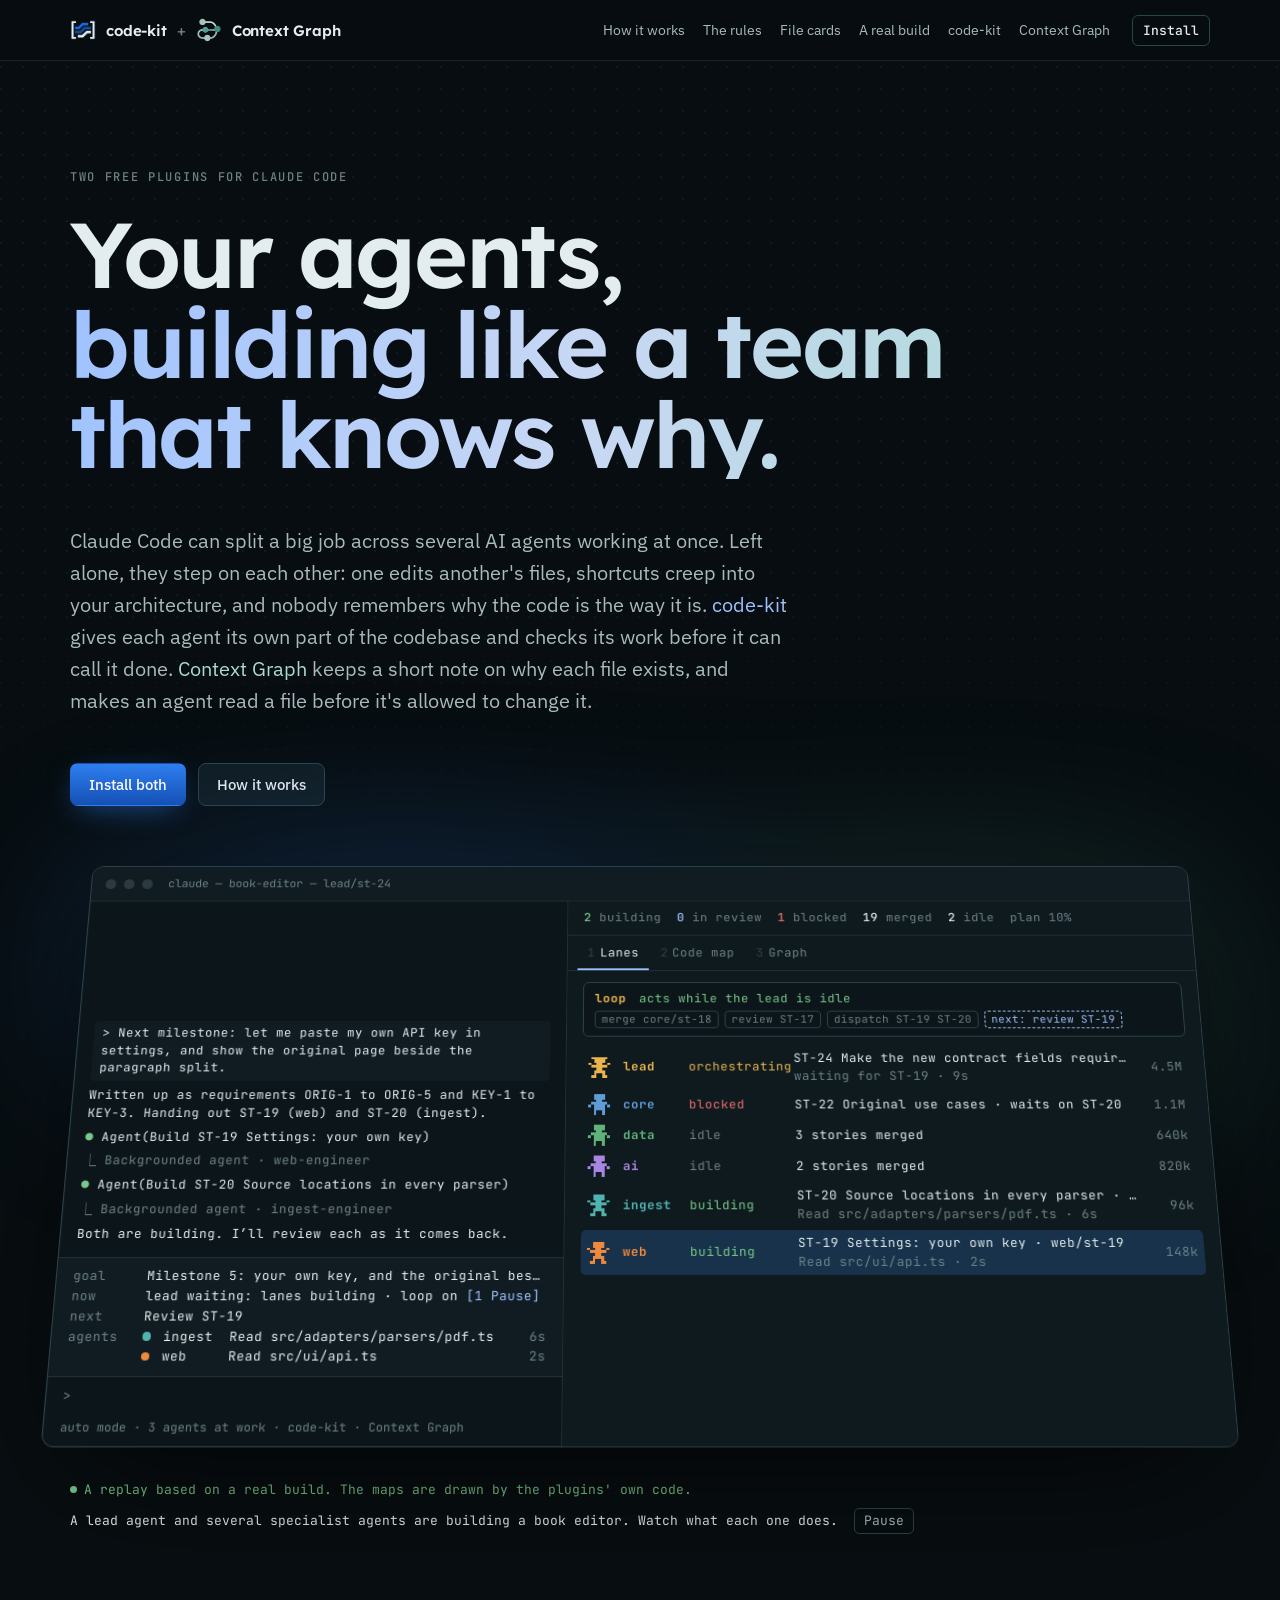
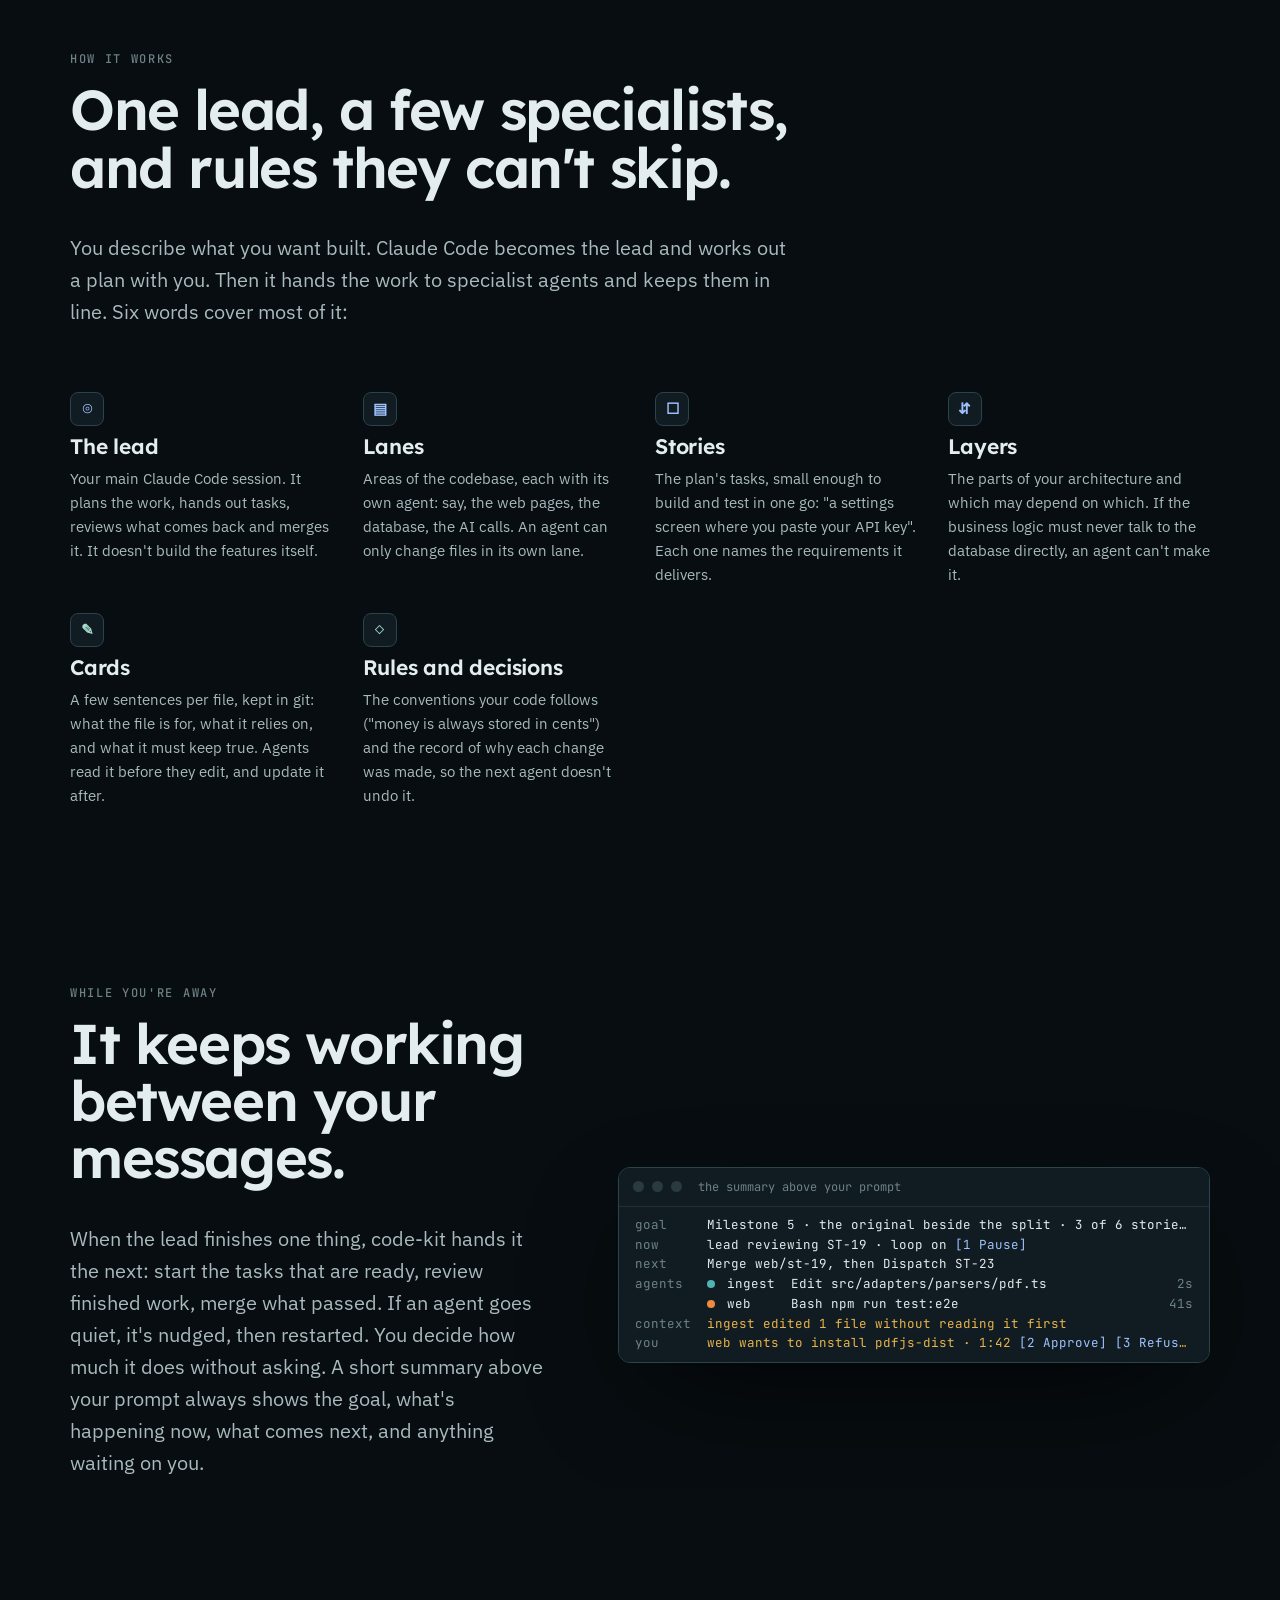
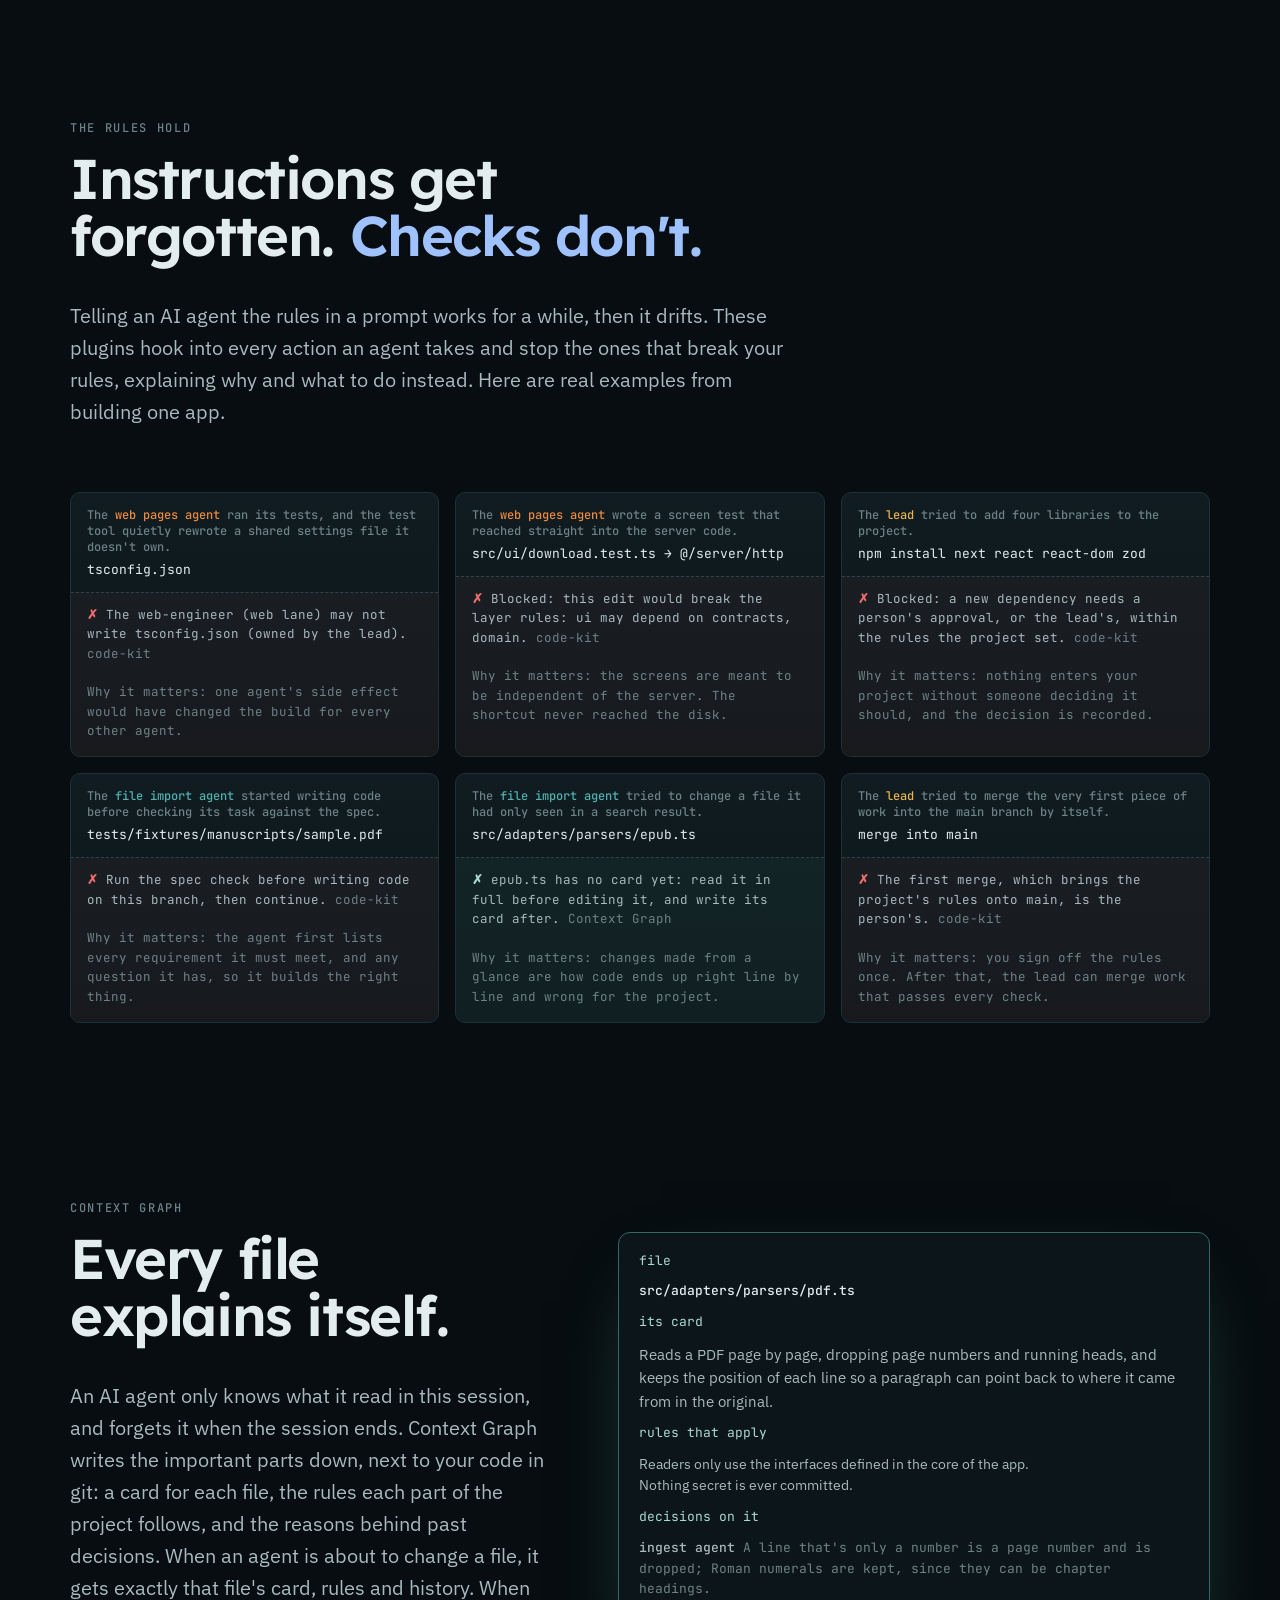
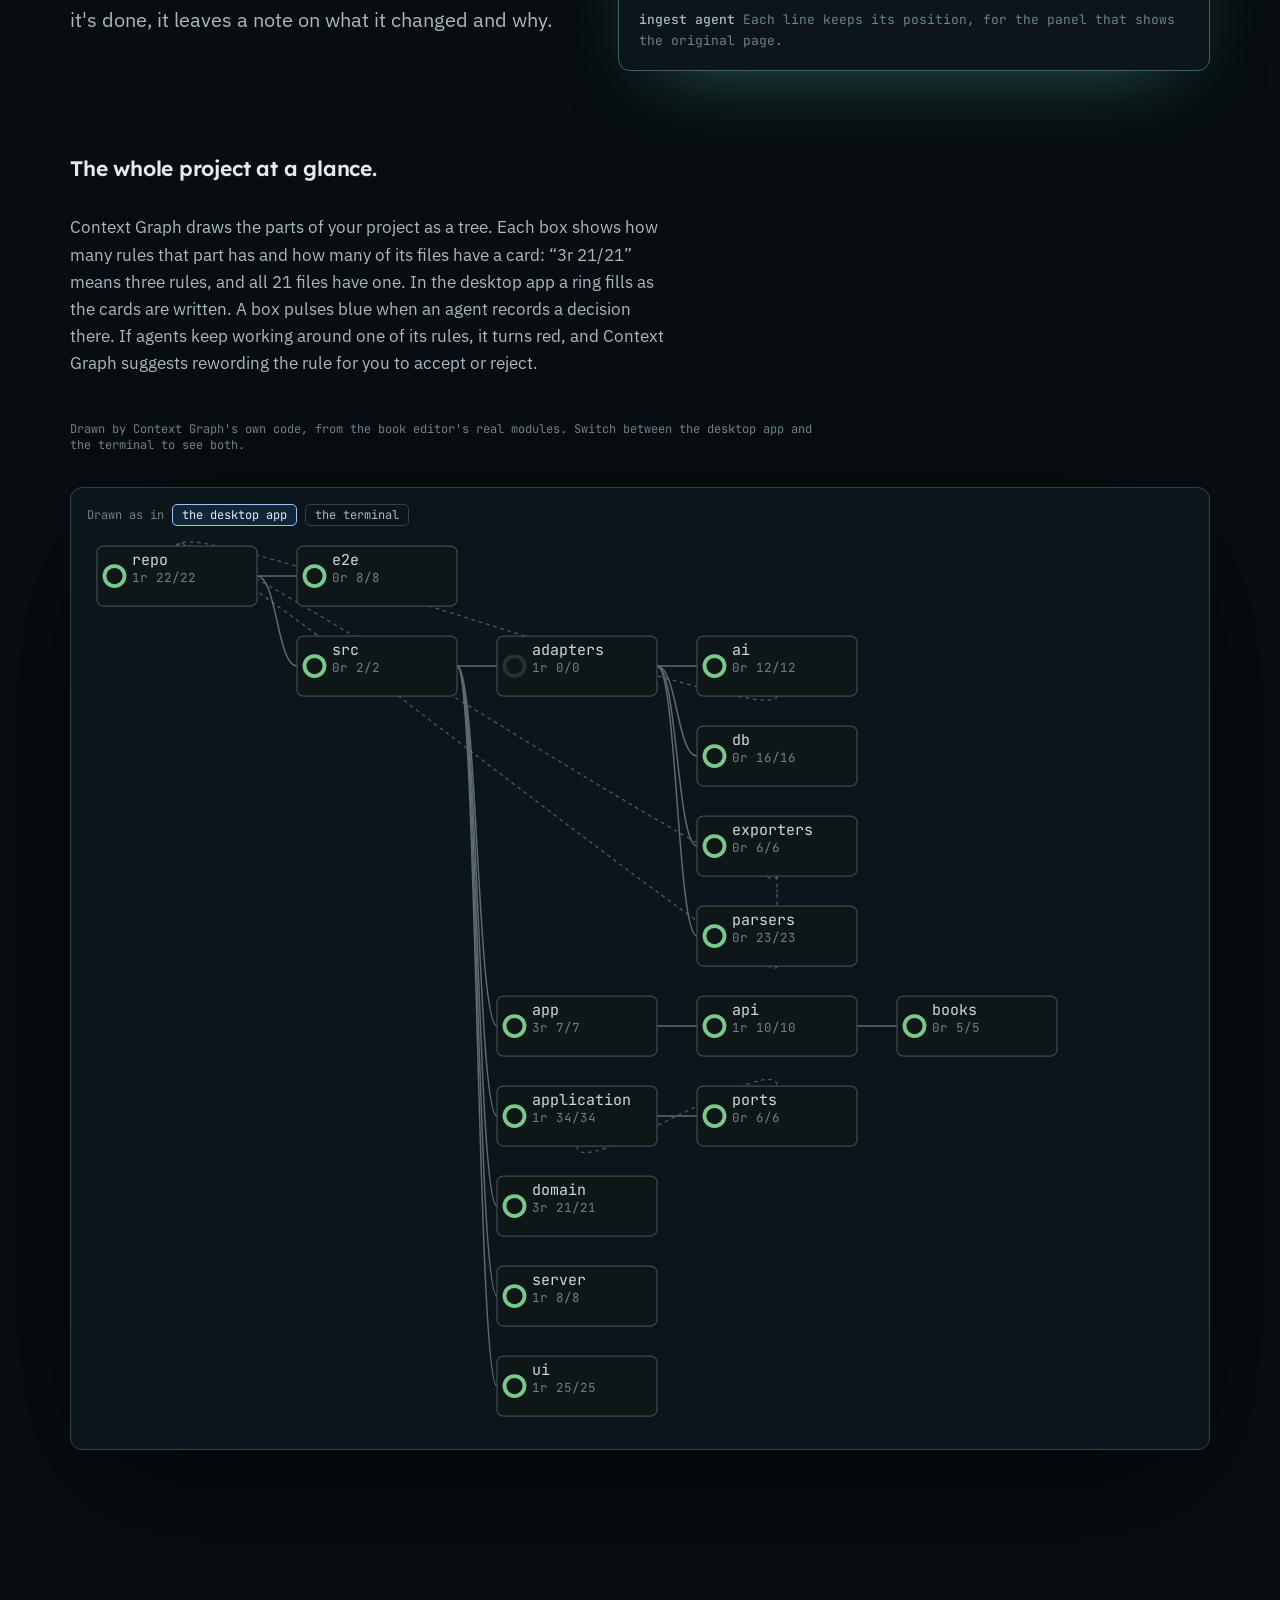
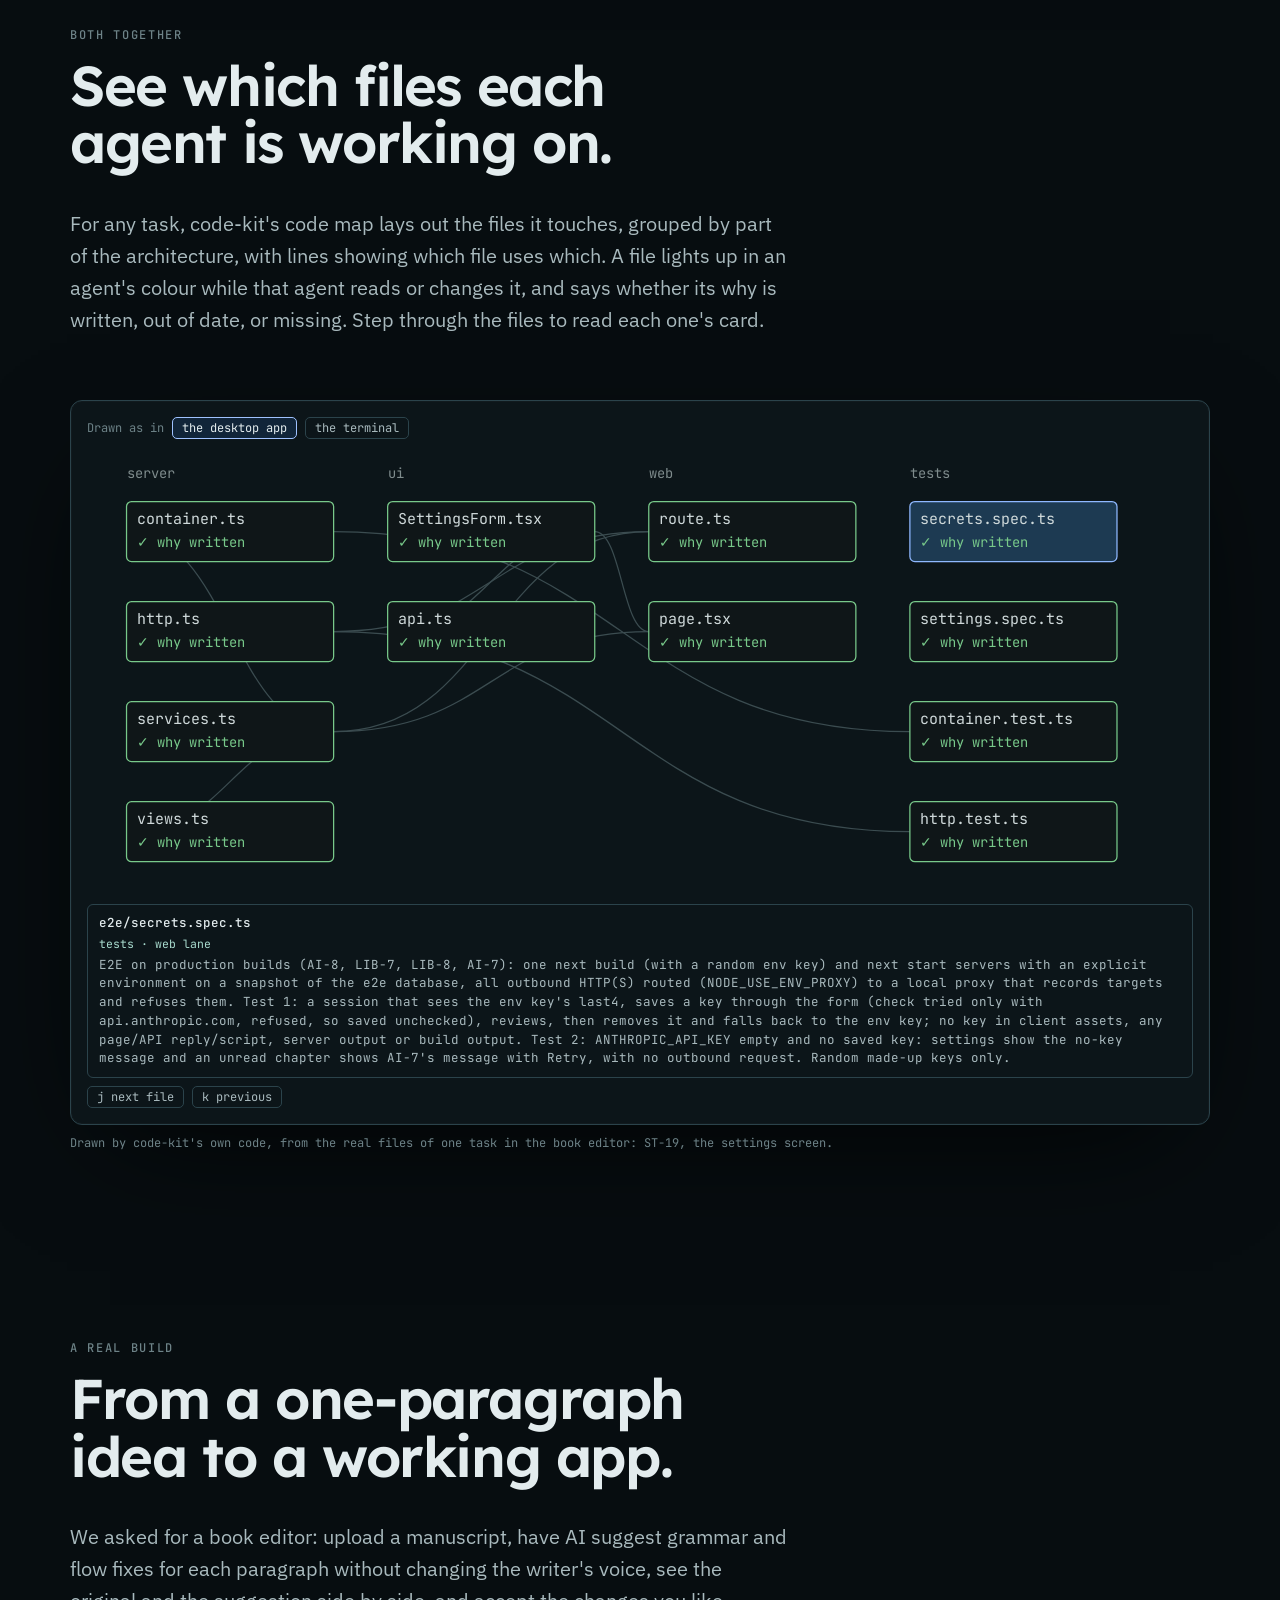
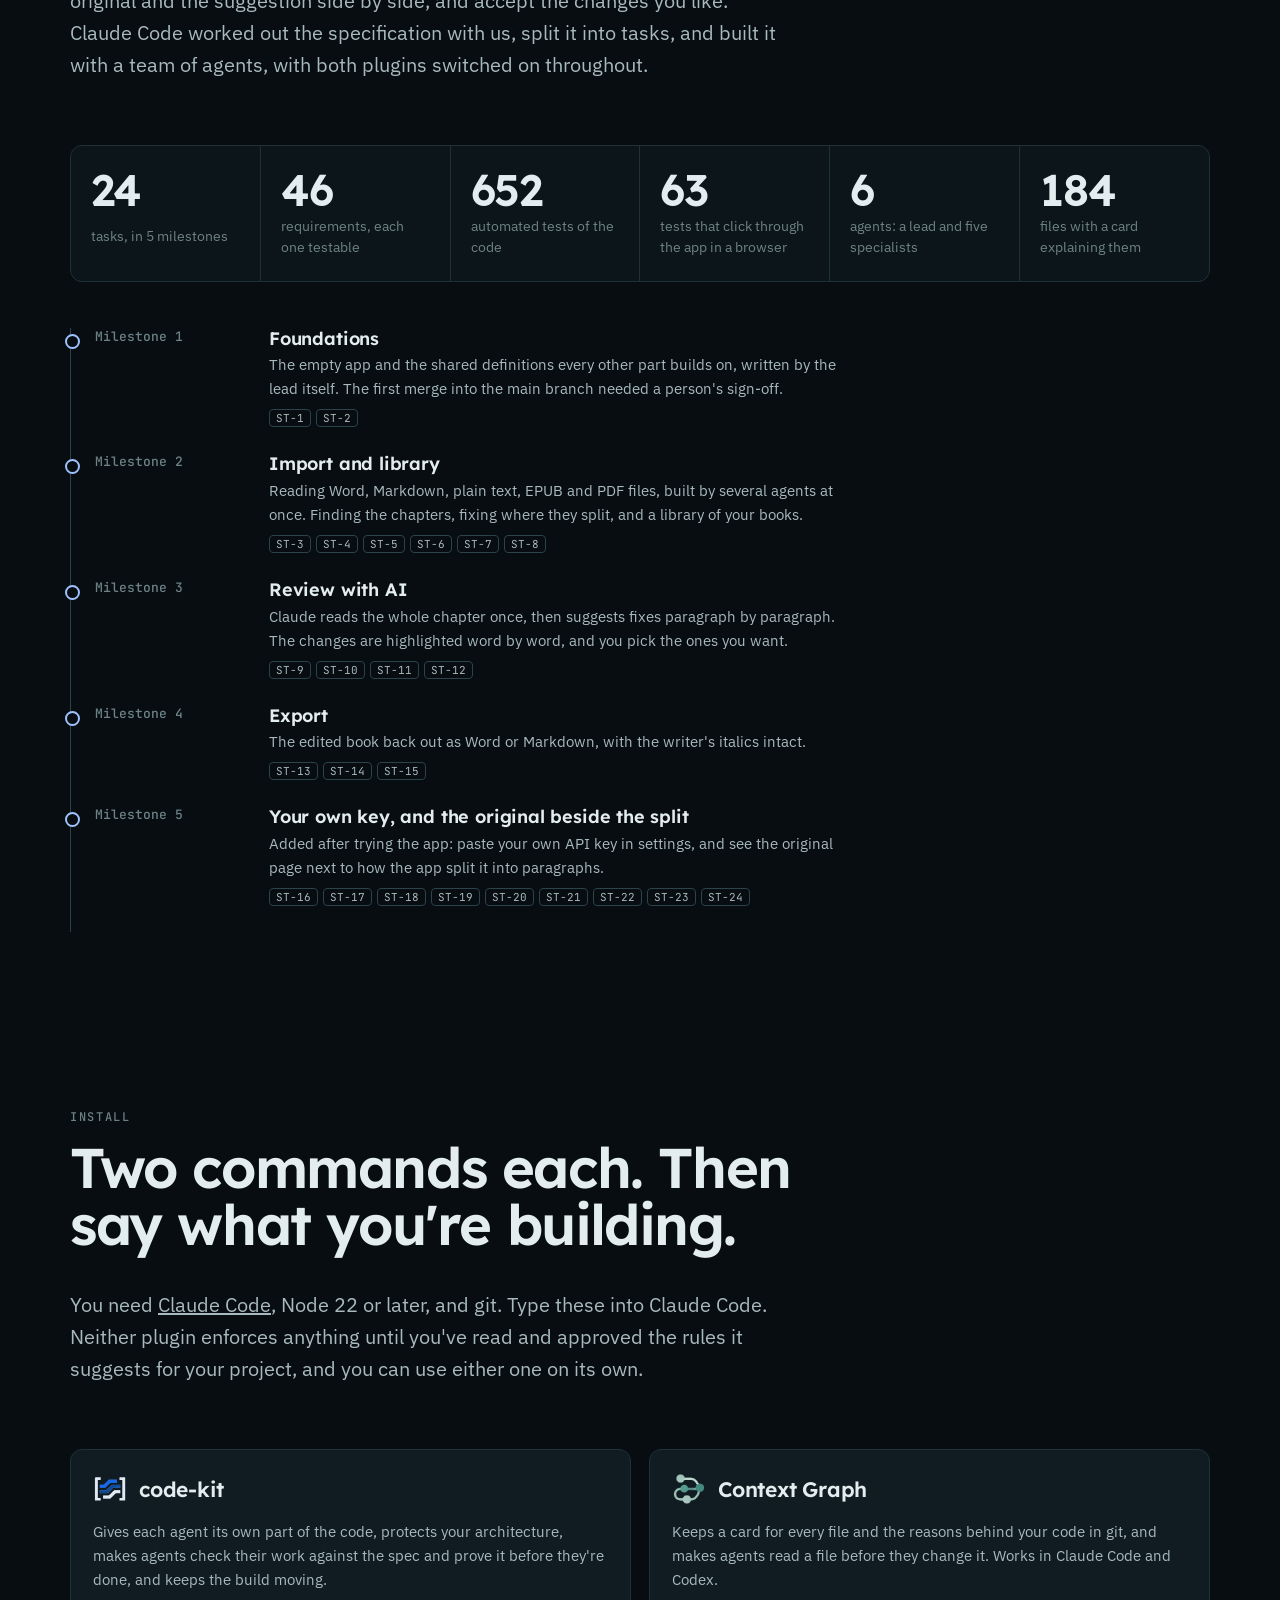
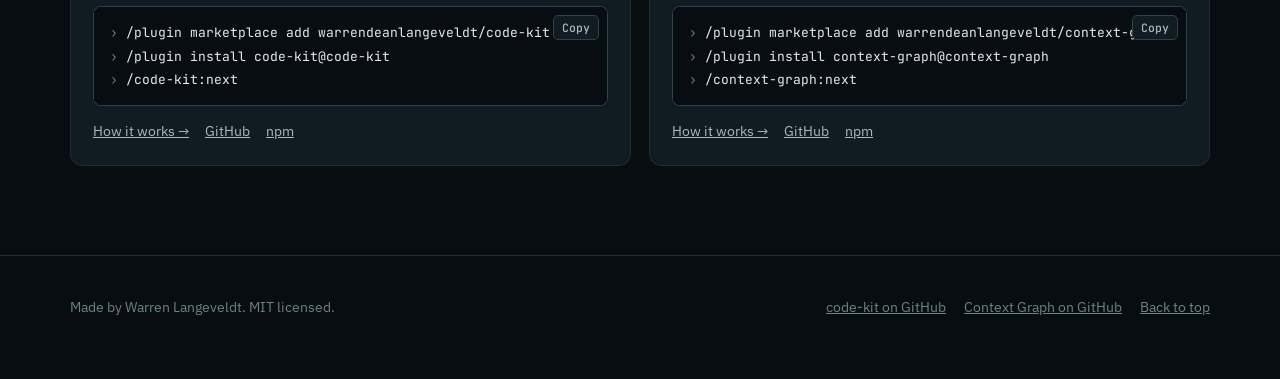
<file: index.html>
<!doctype html>
<html lang="en">
<head>
<meta charset="utf-8">
<meta name="viewport" content="width=device-width, initial-scale=1, viewport-fit=cover">
<title>code-kit & Context Graph</title>
<meta name="description" content="Two free Claude Code plugins for building with several AI agents at once. code-kit gives each agent its own part of the codebase and checks its work. Context Graph keeps a note on why each file exists and makes agents read before they edit.">
<meta property="og:title" content="code-kit & Context Graph">
<meta property="og:description" content="Two free Claude Code plugins that keep a team of AI agents in their own lanes, checking their work, and reading before they edit.">
<meta property="og:image" content="https://warrendeanlangeveldt.github.io/assets/og.png">
<meta property="og:type" content="website">
<meta name="twitter:card" content="summary_large_image">
<meta name="theme-color" content="#070d10">
<link rel="icon" href="assets/code-kit-icon.png">
<link rel="preconnect" href="https://fonts.googleapis.com">
<link rel="preconnect" href="https://fonts.gstatic.com" crossorigin>
<link rel="stylesheet" href="https://fonts.googleapis.com/css2?family=Lexend:wght@400;500;600;700&family=IBM+Plex+Sans:wght@400;500&family=JetBrains+Mono:wght@400;500;700&display=swap">
<link rel="stylesheet" href="assets/site.css">
</head>
<body>

<header class="nav">
  <div class="wrap">
    <a class="brand" href="./"><img src="assets/code-kit-icon.png" alt=""><span>code-kit</span><span class="plus">+</span><img src="assets/context-graph-icon.png" alt=""><span>Context Graph</span></a>
    <nav aria-label="Sections">
      <a href="#words">How it works</a>
      <a href="#rules">The rules</a>
      <a href="#why">File cards</a>
      <a href="#case">A real build</a>
      <a href="code-kit/">code-kit</a>
      <a href="context-graph/">Context Graph</a>
    </nav>
    <a class="gh" href="#install">Install</a>
  </div>
</header>

<main>
  <section class="hero" id="top">
    <div class="wrap">
      <span class="eyebrow">Two free plugins for Claude Code</span>
      <h1>Your agents,<span class="line2 grad">building like a team that knows why.</span></h1>
      <p class="lede">Claude Code can split a big job across several AI agents working at once. Left alone, they step on each other: one edits another's files, shortcuts creep into your architecture, and nobody remembers why the code is the way it is. <span class="kit">code-kit</span> gives each agent its own part of the codebase and checks its work before it can call it done. <span class="ctx">Context Graph</span> keeps a short note on why each file exists, and makes an agent read a file before it's allowed to change it.</p>
      <div class="ctas">
        <a class="btn primary" href="#install">Install both</a>
        <a class="btn" href="#words">How it works</a>
      </div>
      <div class="stage" id="watch">
        <div class="glow" aria-hidden="true"></div>
        <div class="tilt"><div data-harness data-caption="#say" data-toggle="#playpause"></div></div>
        <div class="caption">
          <span class="live">A replay based on a real build. The maps are drawn by the plugins' own code.</span>
          <span class="say" id="say"></span>
          <button type="button" id="playpause">Pause</button>
        </div>
      </div>
    </div>
  </section>

  <section id="words">
    <div class="wrap">
      <div class="sec-head">
        <span class="eyebrow">How it works</span>
        <h2>One lead, a few specialists, and rules they can't skip.</h2>
        <p class="lede">You describe what you want built. Claude Code becomes the lead and works out a plan with you. Then it hands the work to specialist agents and keeps them in line. Six words cover most of it:</p>
      </div>
      <div class="feats" style="margin-top:0">
        <div class="feat"><span class="ic kit">◎</span><h3>The lead</h3><p>Your main Claude Code session. It plans the work, hands out tasks, reviews what comes back and merges it. It doesn't build the features itself.</p></div>
        <div class="feat"><span class="ic kit">▤</span><h3>Lanes</h3><p>Areas of the codebase, each with its own agent: say, the web pages, the database, the AI calls. An agent can only change files in its own lane.</p></div>
        <div class="feat"><span class="ic kit">☐</span><h3>Stories</h3><p>The plan's tasks, small enough to build and test in one go: "a settings screen where you paste your API key". Each one names the requirements it delivers.</p></div>
        <div class="feat"><span class="ic kit">⇵</span><h3>Layers</h3><p>The parts of your architecture and which may depend on which. If the business logic must never talk to the database directly, an agent can't make it.</p></div>
        <div class="feat"><span class="ic ctx">✎</span><h3>Cards</h3><p>A few sentences per file, kept in git: what the file is for, what it relies on, and what it must keep true. Agents read it before they edit, and update it after.</p></div>
        <div class="feat"><span class="ic ctx">◇</span><h3>Rules and decisions</h3><p>The conventions your code follows ("money is always stored in cents") and the record of why each change was made, so the next agent doesn't undo it.</p></div>
      </div>
    </div>
  </section>

  <section id="loop">
    <div class="wrap split">
      <div class="sec-head">
        <span class="eyebrow">While you're away</span>
        <h2>It keeps working between your messages.</h2>
        <p class="lede">When the lead finishes one thing, code-kit hands it the next: start the tasks that are ready, review finished work, merge what passed. If an agent goes quiet, it's nudged, then restarted. You decide how much it does without asking. A short summary above your prompt always shows the goal, what's happening now, what comes next, and anything waiting on you.</p>
      </div>
      <div class="term" aria-label="The summary above the prompt">
        <div class="bar"><i></i><i></i><i></i><span>the summary above your prompt</span></div>
        <div class="band" style="border-top:0">
          <div class="r"><span class="k">goal</span><span class="v">Milestone 5 · the original beside the split · 3 of 6 stories done</span></div>
          <div class="r"><span class="k">now</span><span class="v">lead reviewing ST-19 · loop on  <span class="btnk">[1 Pause]</span></span></div>
          <div class="r"><span class="k">next</span><span class="v">Merge web/st-19, then Dispatch ST-23</span></div>
          <div class="r"><span class="k">agents</span><span class="v ag"><span style="color:var(--ingest)"><span class="dot"></span></span><span>ingest</span><span class="t">Edit src/adapters/parsers/pdf.ts</span><span class="a">2s</span></span></div>
          <div class="r"><span class="k"></span><span class="v ag"><span style="color:var(--web)"><span class="dot"></span></span><span>web</span><span class="t">Bash npm run test:e2e</span><span class="a">41s</span></span></div>
          <div class="r"><span class="k">context</span><span class="v ctxl">ingest edited 1 file without reading it first</span></div>
          <div class="r"><span class="k">you</span><span class="v you">web wants to install pdfjs-dist · 1:42  <span class="btnk">[2 Approve] [3 Refuse]</span></span></div>
        </div>
      </div>
    </div>
  </section>

  <section id="rules">
    <div class="wrap">
      <div class="sec-head">
        <span class="eyebrow">The rules hold</span>
        <h2>Instructions get forgotten. <span class="kit">Checks don't.</span></h2>
        <p class="lede">Telling an AI agent the rules in a prompt works for a while, then it drifts. These plugins hook into every action an agent takes and stop the ones that break your rules, explaining why and what to do instead. Here are real examples from building one app.</p>
      </div>
      <div class="refusals">
        <article class="ref">
          <div class="tried"><span class="who">The <b style="color:var(--web)">web pages agent</b> ran its tests, and the test tool quietly rewrote a shared settings file it doesn't own.</span><span class="cmd">tsconfig.json</span></div>
          <div class="said"><span class="x">✗ </span>The web-engineer (web lane) may not write tsconfig.json (owned by the lead). <span class="plugin">code-kit</span><br><br><span class="plugin">Why it matters: one agent's side effect would have changed the build for every other agent.</span></div>
        </article>
        <article class="ref">
          <div class="tried"><span class="who">The <b style="color:var(--web)">web pages agent</b> wrote a screen test that reached straight into the server code.</span><span class="cmd">src/ui/download.test.ts → @/server/http</span></div>
          <div class="said"><span class="x">✗ </span>Blocked: this edit would break the layer rules: ui may depend on contracts, domain. <span class="plugin">code-kit</span><br><br><span class="plugin">Why it matters: the screens are meant to be independent of the server. The shortcut never reached the disk.</span></div>
        </article>
        <article class="ref">
          <div class="tried"><span class="who">The <b style="color:var(--lead)">lead</b> tried to add four libraries to the project.</span><span class="cmd">npm install next react react-dom zod</span></div>
          <div class="said"><span class="x">✗ </span>Blocked: a new dependency needs a person's approval, or the lead's, within the rules the project set. <span class="plugin">code-kit</span><br><br><span class="plugin">Why it matters: nothing enters your project without someone deciding it should, and the decision is recorded.</span></div>
        </article>
        <article class="ref">
          <div class="tried"><span class="who">The <b style="color:var(--ingest)">file import agent</b> started writing code before checking its task against the spec.</span><span class="cmd">tests/fixtures/manuscripts/sample.pdf</span></div>
          <div class="said"><span class="x">✗ </span>Run the spec check before writing code on this branch, then continue. <span class="plugin">code-kit</span><br><br><span class="plugin">Why it matters: the agent first lists every requirement it must meet, and any question it has, so it builds the right thing.</span></div>
        </article>
        <article class="ref ctxref">
          <div class="tried"><span class="who">The <b style="color:var(--ingest)">file import agent</b> tried to change a file it had only seen in a search result.</span><span class="cmd">src/adapters/parsers/epub.ts</span></div>
          <div class="said"><span class="x">✗ </span>epub.ts has no card yet: read it in full before editing it, and write its card after. <span class="plugin">Context Graph</span><br><br><span class="plugin">Why it matters: changes made from a glance are how code ends up right line by line and wrong for the project.</span></div>
        </article>
        <article class="ref">
          <div class="tried"><span class="who">The <b style="color:var(--lead)">lead</b> tried to merge the very first piece of work into the main branch by itself.</span><span class="cmd">merge into main</span></div>
          <div class="said"><span class="x">✗ </span>The first merge, which brings the project's rules onto main, is the person's. <span class="plugin">code-kit</span><br><br><span class="plugin">Why it matters: you sign off the rules once. After that, the lead can merge work that passes every check.</span></div>
        </article>
      </div>
    </div>
  </section>

  <section id="why">
    <div class="wrap split">
      <div class="sec-head">
        <span class="eyebrow">Context Graph</span>
        <h2>Every file explains itself.</h2>
        <p class="lede">An AI agent only knows what it read in this session, and forgets it when the session ends. Context Graph writes the important parts down, next to your code in git: a card for each file, the rules each part of the project follows, and the reasons behind past decisions. When an agent is about to change a file, it gets exactly that file's card, rules and history. When it's done, it leaves a note on what it changed and why.</p>
      </div>
      <div class="cardx" aria-label="An example file card">
        <span class="lbl">file</span>
        <span class="path">src/adapters/parsers/pdf.ts</span>
        <span class="lbl">its card</span>
        <span class="txt">Reads a PDF page by page, dropping page numbers and running heads, and keeps the position of each line so a paragraph can point back to where it came from in the original.</span>
        <span class="lbl">rules that apply</span>
        <span class="txt" style="font-size:14px">Readers only use the interfaces defined in the core of the app.<br>Nothing secret is ever committed.</span>
        <span class="lbl">decisions on it</span>
        <span class="dec"><b>ingest agent</b> A line that's only a number is a page number and is dropped; Roman numerals are kept, since they can be chapter headings.</span>
        <span class="dec"><b>ingest agent</b> Each line keeps its position, for the panel that shows the original page.</span>
      </div>
    </div>
    <div class="wrap" style="margin-top:56px">
      <div class="sec-head" style="margin-bottom:22px">
        <h3>The whole project at a glance.</h3>
          <p class="lede" style="font-size:17px">Context Graph draws the parts of your project as a tree. Each box shows how many rules that part has and how many of its files have a card: “3r 21/21” means three rules, and all 21 files have one. In the desktop app a ring fills as the cards are written. A box pulses blue when an agent records a decision there. If agents keep working around one of its rules, it turns red, and Context Graph suggests rewording the rule for you to accept or reject.</p>
          <p class="drawnby">Drawn by Context Graph's own code, from the book editor's real modules. Switch between the desktop app and the terminal to see both.</p>
      </div>
      <div class="term" style="padding:16px"><div data-graph></div></div>
    </div>
  </section>

  <section id="map">
    <div class="wrap">
      <div class="sec-head">
        <span class="eyebrow">Both together</span>
        <h2>See which files each agent is working on.</h2>
        <p class="lede">For any task, code-kit's code map lays out the files it touches, grouped by part of the architecture, with lines showing which file uses which. A file lights up in an agent's colour while that agent reads or changes it, and says whether its why is written, out of date, or missing. Step through the files to read each one's card.</p>
      </div>
      <div class="term" style="padding:16px"><div data-codemap></div></div>
      <p class="drawnby">Drawn by code-kit's own code, from the real files of one task in the book editor: ST-19, the settings screen.</p>
    </div>
  </section>

  <section id="case">
    <div class="wrap">
      <div class="sec-head">
        <span class="eyebrow">A real build</span>
        <h2>From a one-paragraph idea to a working app.</h2>
        <p class="lede">We asked for a book editor: upload a manuscript, have AI suggest grammar and flow fixes for each paragraph without changing the writer's voice, see the original and the suggestion side by side, and accept the changes you like. Claude Code worked out the specification with us, split it into tasks, and built it with a team of agents, with both plugins switched on throughout.</p>
      </div>
      <div class="stats">
        <div class="stat"><b>24</b><span>tasks, in 5 milestones</span></div>
        <div class="stat"><b>46</b><span>requirements, each one testable</span></div>
        <div class="stat"><b>652</b><span>automated tests of the code</span></div>
        <div class="stat"><b>63</b><span>tests that click through the app in a browser</span></div>
        <div class="stat"><b>6</b><span>agents: a lead and five specialists</span></div>
        <div class="stat"><b>184</b><span>files with a card explaining them</span></div>
      </div>
      <div class="milestones">
        <div class="ms"><span class="when">Milestone 1</span><div><h3>Foundations</h3><p>The empty app and the shared definitions every other part builds on, written by the lead itself. The first merge into the main branch needed a person's sign-off.</p><div class="storyrow"><span>ST-1</span><span>ST-2</span></div></div></div>
        <div class="ms"><span class="when">Milestone 2</span><div><h3>Import and library</h3><p>Reading Word, Markdown, plain text, EPUB and PDF files, built by several agents at once. Finding the chapters, fixing where they split, and a library of your books.</p><div class="storyrow"><span>ST-3</span><span>ST-4</span><span>ST-5</span><span>ST-6</span><span>ST-7</span><span>ST-8</span></div></div></div>
        <div class="ms"><span class="when">Milestone 3</span><div><h3>Review with AI</h3><p>Claude reads the whole chapter once, then suggests fixes paragraph by paragraph. The changes are highlighted word by word, and you pick the ones you want.</p><div class="storyrow"><span>ST-9</span><span>ST-10</span><span>ST-11</span><span>ST-12</span></div></div></div>
        <div class="ms"><span class="when">Milestone 4</span><div><h3>Export</h3><p>The edited book back out as Word or Markdown, with the writer's italics intact.</p><div class="storyrow"><span>ST-13</span><span>ST-14</span><span>ST-15</span></div></div></div>
        <div class="ms"><span class="when">Milestone 5</span><div><h3>Your own key, and the original beside the split</h3><p>Added after trying the app: paste your own API key in settings, and see the original page next to how the app split it into paragraphs.</p><div class="storyrow"><span>ST-16</span><span>ST-17</span><span>ST-18</span><span>ST-19</span><span>ST-20</span><span>ST-21</span><span>ST-22</span><span>ST-23</span><span>ST-24</span></div></div></div>
      </div>
    </div>
  </section>

  <section id="install">
    <div class="wrap">
      <div class="sec-head">
        <span class="eyebrow">Install</span>
        <h2>Two commands each. Then say what you're building.</h2>
        <p class="lede">You need <a href="https://claude.com/claude-code">Claude Code</a>, Node 22 or later, and git. Type these into Claude Code. Neither plugin enforces anything until you've read and approved the rules it suggests for your project, and you can use either one on its own.</p>
      </div>
      <div class="install">
        <div class="inst">
          <div class="hd"><img src="assets/code-kit-icon.png" alt=""><h3>code-kit</h3></div>
          <p>Gives each agent its own part of the code, protects your architecture, makes agents check their work against the spec and prove it before they're done, and keeps the build moving.</p>
          <div class="cmds" id="cmd-kit"><span class="p">› </span>/plugin marketplace add warrendeanlangeveldt/code-kit
<span class="p">› </span>/plugin install code-kit@code-kit
<span class="p">› </span>/code-kit:next<button class="copy" type="button" data-copy="#cmd-kit">Copy</button></div>
          <div class="links"><a href="code-kit/">How it works →</a><a href="https://github.com/warrendeanlangeveldt/code-kit">GitHub</a><a href="https://www.npmjs.com/package/@warren-dean/code-kit">npm</a></div>
        </div>
        <div class="inst">
          <div class="hd"><img src="assets/context-graph-icon.png" alt=""><h3>Context Graph</h3></div>
          <p>Keeps a card for every file and the reasons behind your code in git, and makes agents read a file before they change it. Works in Claude Code and Codex.</p>
          <div class="cmds" id="cmd-ctx"><span class="p">› </span>/plugin marketplace add warrendeanlangeveldt/context-graph
<span class="p">› </span>/plugin install context-graph@context-graph
<span class="p">› </span>/context-graph:next<button class="copy" type="button" data-copy="#cmd-ctx">Copy</button></div>
          <div class="links"><a href="context-graph/">How it works →</a><a href="https://github.com/warrendeanlangeveldt/context-graph">GitHub</a><a href="https://www.npmjs.com/package/@warren-dean/context-graph">npm</a></div>
        </div>
      </div>
    </div>
  </section>
</main>

<footer>
  <div class="wrap">
    <span>Made by Warren Langeveldt. MIT licensed.</span>
    <nav aria-label="Elsewhere"><a href="https://github.com/warrendeanlangeveldt/code-kit">code-kit on GitHub</a><a href="https://github.com/warrendeanlangeveldt/context-graph">Context Graph on GitHub</a><a href="#top">Back to top</a></nav>
  </div>
</footer>

<script type="module" src="assets/harness.js"></script>
</body>
</html>
</file>
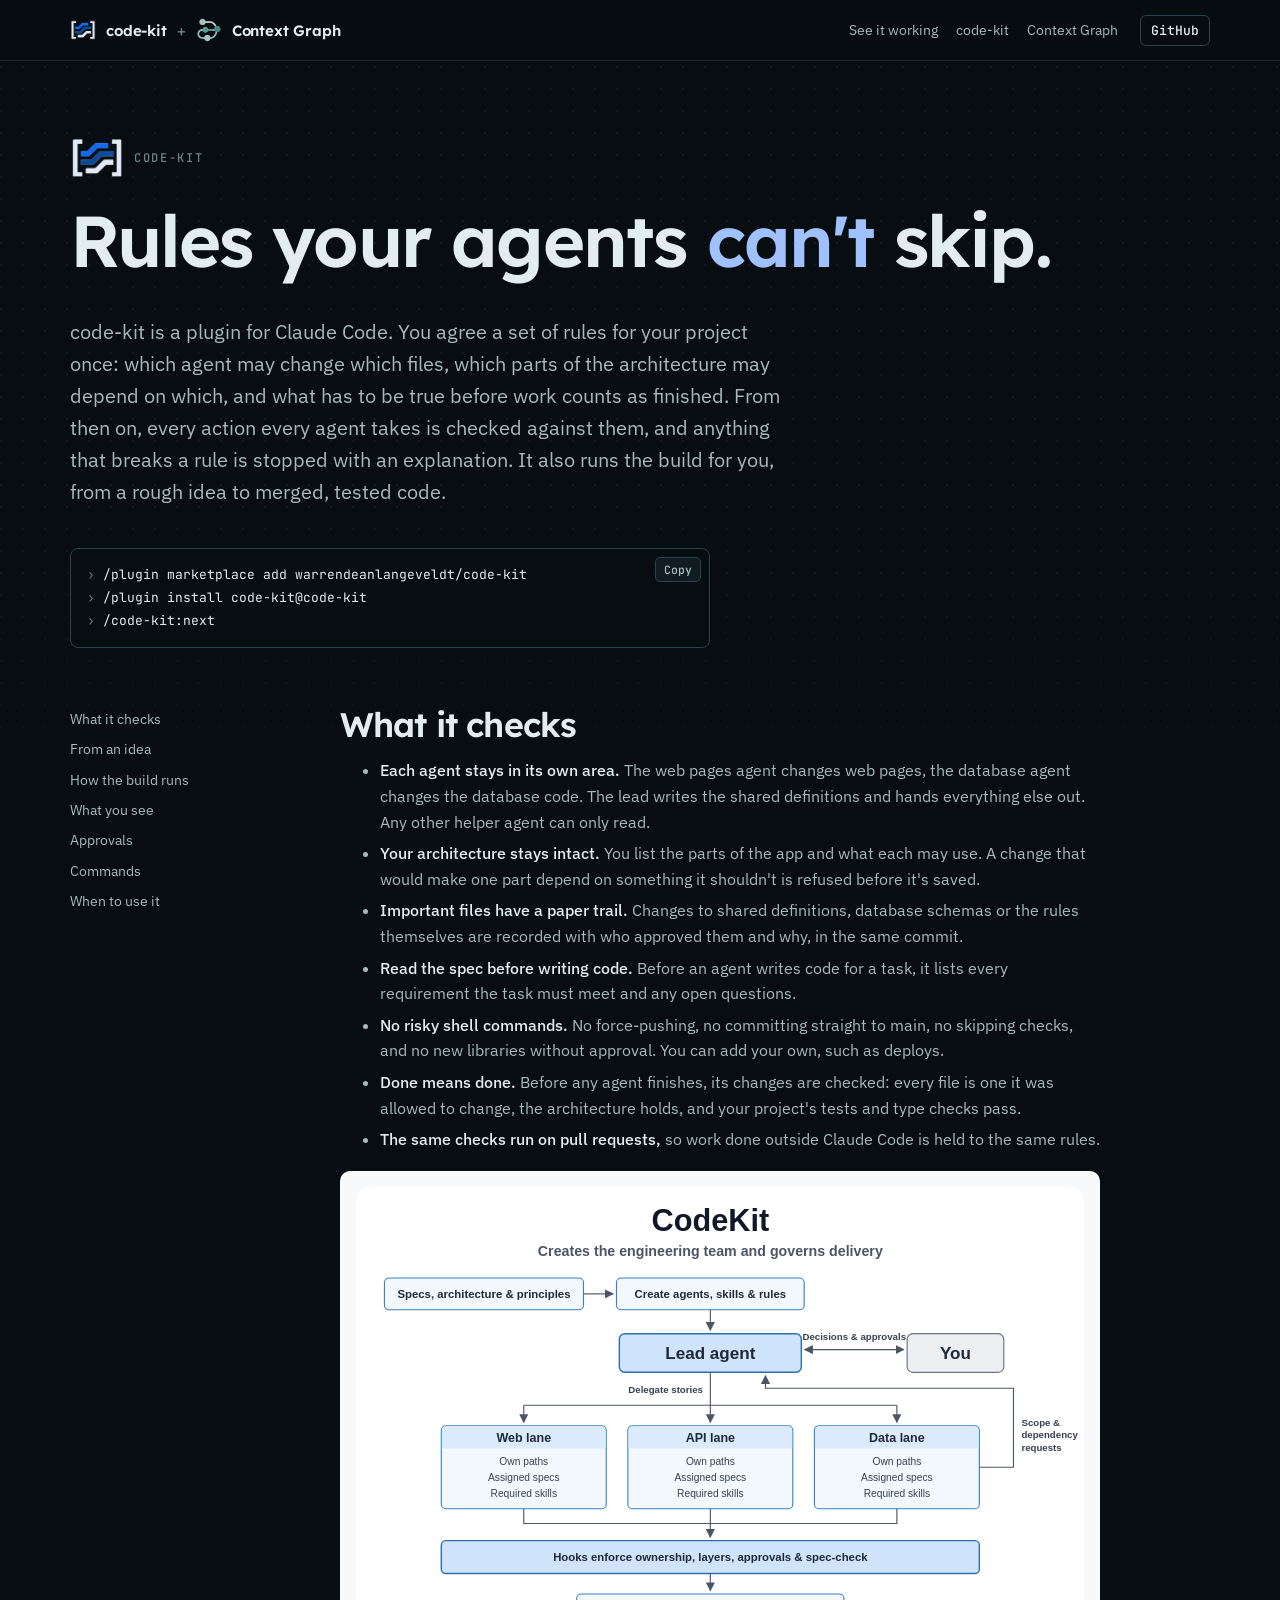
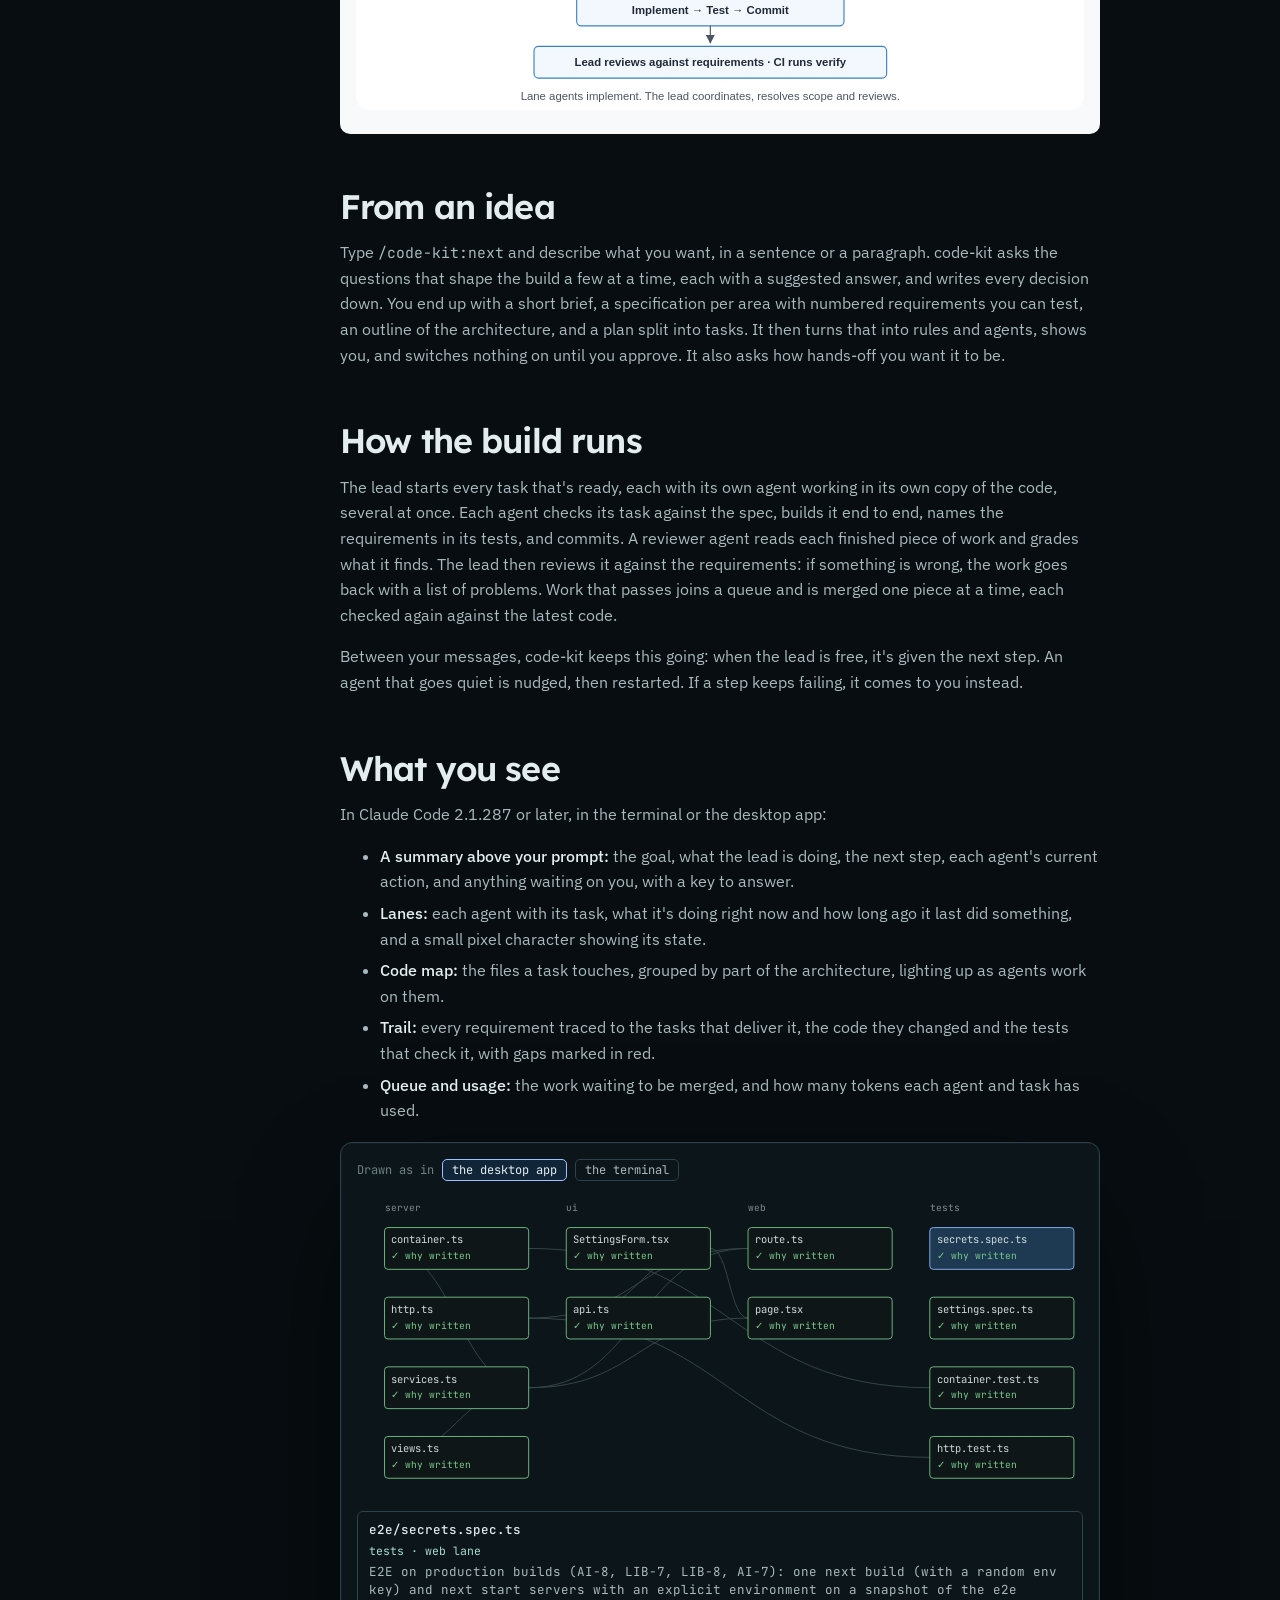
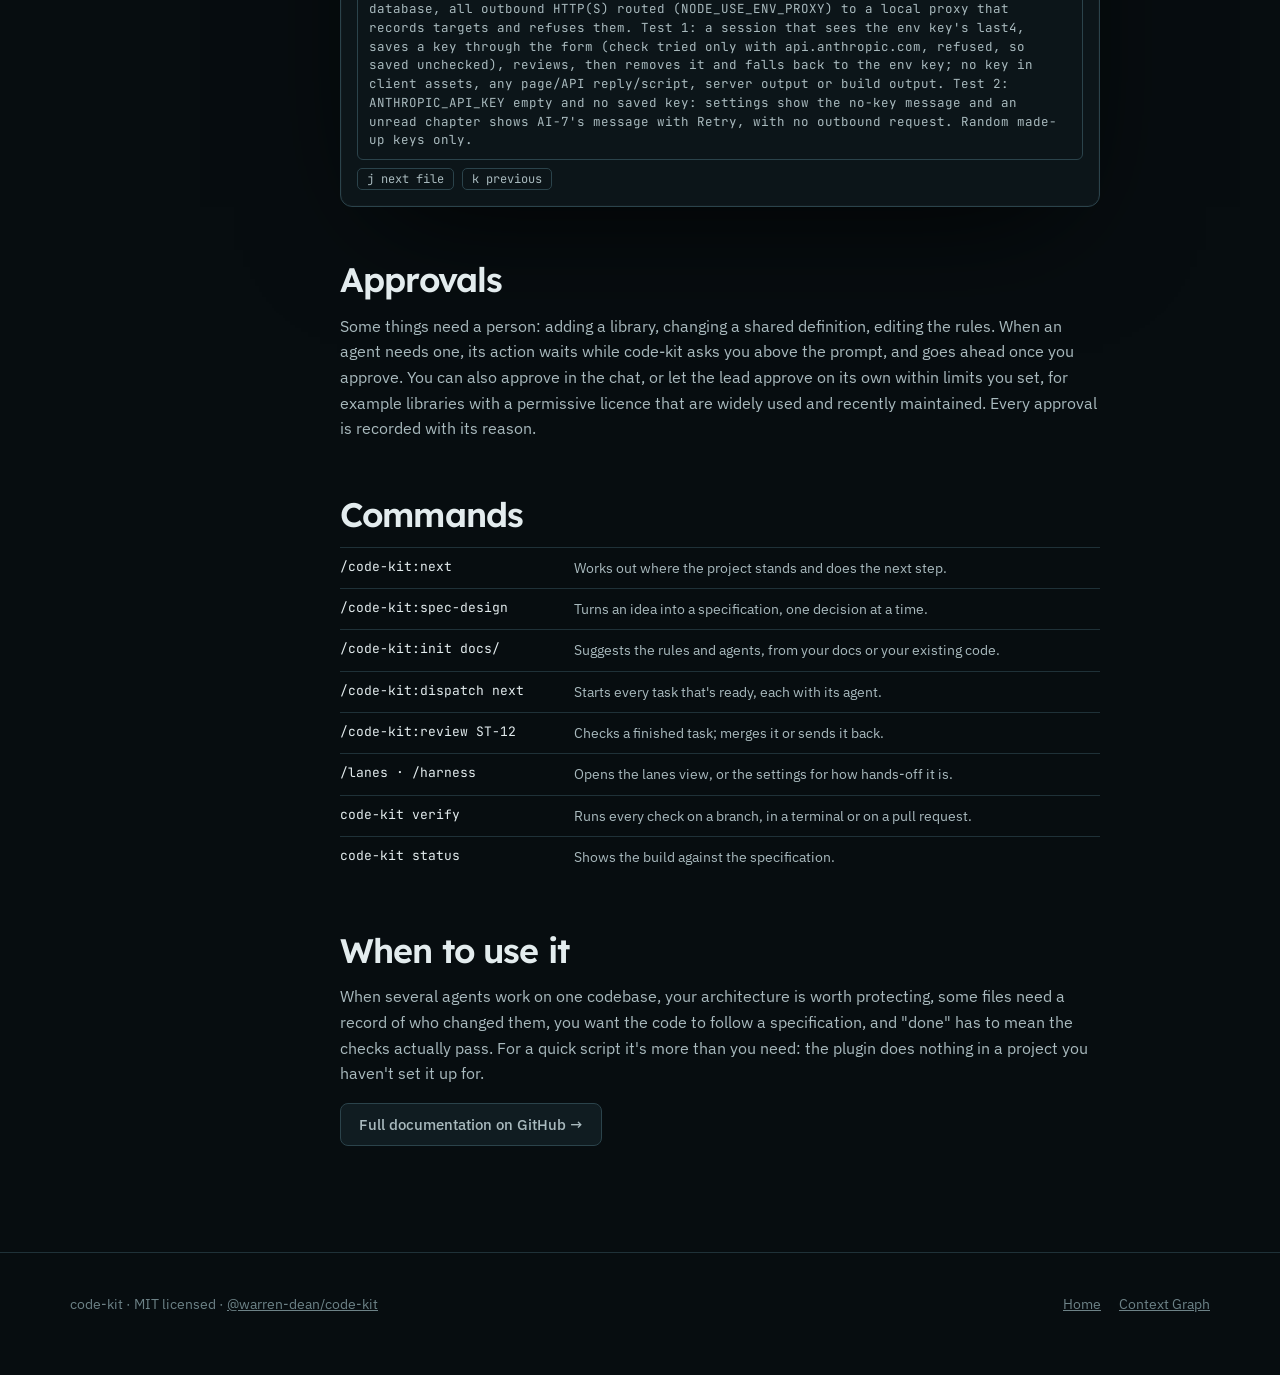
<file: code-kit/index.html>
<!doctype html>
<html lang="en">
<head>
<meta charset="utf-8">
<meta name="viewport" content="width=device-width, initial-scale=1, viewport-fit=cover">
<title>code-kit</title>
<meta name="description" content="code-kit is a Claude Code plugin that checks every action your AI agents take against your project's rules: who may change what, how the architecture fits together, and what must pass before work is done.">
<meta property="og:title" content="code-kit">
<meta property="og:description" content="Lanes, layers and proof before done, enforced on every tool call. A Claude Code plugin.">
<meta property="og:image" content="https://warrendeanlangeveldt.github.io/assets/og.png">
<meta name="theme-color" content="#070d10">
<link rel="icon" href="../assets/code-kit-icon.png">
<link rel="preconnect" href="https://fonts.googleapis.com">
<link rel="preconnect" href="https://fonts.gstatic.com" crossorigin>
<link rel="stylesheet" href="https://fonts.googleapis.com/css2?family=Lexend:wght@400;500;600;700&family=IBM+Plex+Sans:wght@400;500&family=JetBrains+Mono:wght@400;500;700&display=swap">
<link rel="stylesheet" href="../assets/site.css">
</head>
<body>
<header class="nav">
  <div class="wrap">
    <a class="brand" href="../"><img src="../assets/code-kit-icon.png" alt=""><span>code-kit</span><span class="plus">+</span><img src="../assets/context-graph-icon.png" alt=""><span>Context Graph</span></a>
    <nav aria-label="Pages"><a href="../#watch">See it working</a><a href="./" aria-current="page">code-kit</a><a href="../context-graph/">Context Graph</a></nav>
    <a class="gh" href="https://github.com/warrendeanlangeveldt/code-kit">GitHub</a>
  </div>
</header>

<main class="wrap">
  <div class="pagehero">
    <span class="marker"><img src="../assets/code-kit-icon.png" alt=""><span class="eyebrow">code-kit</span></span>
    <h1 style="font-size:clamp(38px,6vw,72px)">Rules your agents <span class="kit">can't</span> skip.</h1>
    <p class="lede">code-kit is a plugin for Claude Code. You agree a set of rules for your project once: which agent may change which files, which parts of the architecture may depend on which, and what has to be true before work counts as finished. From then on, every action every agent takes is checked against them, and anything that breaks a rule is stopped with an explanation. It also runs the build for you, from a rough idea to merged, tested code.</p>
    <div class="cmds" id="cmd" style="max-width:640px"><span class="p">› </span>/plugin marketplace add warrendeanlangeveldt/code-kit
<span class="p">› </span>/plugin install code-kit@code-kit
<span class="p">› </span>/code-kit:next<button class="copy" type="button" data-copy="#cmd">Copy</button></div>
  </div>

  <div class="doc">
    <aside aria-label="On this page">
      <a href="#enforces">What it checks</a>
      <a href="#idea">From an idea</a>
      <a href="#build">How the build runs</a>
      <a href="#session">What you see</a>
      <a href="#approvals">Approvals</a>
      <a href="#cli">Commands</a>
      <a href="#when">When to use it</a>
    </aside>
    <article>
      <h2 id="enforces">What it checks</h2>
      <ul>
        <li><strong>Each agent stays in its own area.</strong> The web pages agent changes web pages, the database agent changes the database code. The lead writes the shared definitions and hands everything else out. Any other helper agent can only read.</li>
        <li><strong>Your architecture stays intact.</strong> You list the parts of the app and what each may use. A change that would make one part depend on something it shouldn't is refused before it's saved.</li>
        <li><strong>Important files have a paper trail.</strong> Changes to shared definitions, database schemas or the rules themselves are recorded with who approved them and why, in the same commit.</li>
        <li><strong>Read the spec before writing code.</strong> Before an agent writes code for a task, it lists every requirement the task must meet and any open questions.</li>
        <li><strong>No risky shell commands.</strong> No force-pushing, no committing straight to main, no skipping checks, and no new libraries without approval. You can add your own, such as deploys.</li>
        <li><strong>Done means done.</strong> Before any agent finishes, its changes are checked: every file is one it was allowed to change, the architecture holds, and your project's tests and type checks pass.</li>
        <li><strong>The same checks run on pull requests,</strong> so work done outside Claude Code is held to the same rules.</li>
      </ul>
      <div class="diagram"><img src="../assets/code-kit-workflow.svg" alt="How code-kit works: the specification sets up the agents and the rules; the lead hands tasks to the specialist agents and brings decisions to you; every action is checked against the rules while they build."></div>

      <h2 id="idea">From an idea</h2>
      <p>Type <code>/code-kit:next</code> and describe what you want, in a sentence or a paragraph. code-kit asks the questions that shape the build a few at a time, each with a suggested answer, and writes every decision down. You end up with a short brief, a specification per area with numbered requirements you can test, an outline of the architecture, and a plan split into tasks. It then turns that into rules and agents, shows you, and switches nothing on until you approve. It also asks how hands-off you want it to be.</p>

      <h2 id="build">How the build runs</h2>
      <p>The lead starts every task that's ready, each with its own agent working in its own copy of the code, several at once. Each agent checks its task against the spec, builds it end to end, names the requirements in its tests, and commits. A reviewer agent reads each finished piece of work and grades what it finds. The lead then reviews it against the requirements: if something is wrong, the work goes back with a list of problems. Work that passes joins a queue and is merged one piece at a time, each checked again against the latest code.</p>
      <p>Between your messages, code-kit keeps this going: when the lead is free, it's given the next step. An agent that goes quiet is nudged, then restarted. If a step keeps failing, it comes to you instead.</p>

      <h2 id="session">What you see</h2>
      <p>In Claude Code 2.1.287 or later, in the terminal or the desktop app:</p>
      <ul>
        <li><strong>A summary above your prompt:</strong> the goal, what the lead is doing, the next step, each agent's current action, and anything waiting on you, with a key to answer.</li>
        <li><strong>Lanes:</strong> each agent with its task, what it's doing right now and how long ago it last did something, and a small pixel character showing its state.</li>
        <li><strong>Code map:</strong> the files a task touches, grouped by part of the architecture, lighting up as agents work on them.</li>
        <li><strong>Trail:</strong> every requirement traced to the tasks that deliver it, the code they changed and the tests that check it, with gaps marked in red.</li>
        <li><strong>Queue and usage:</strong> the work waiting to be merged, and how many tokens each agent and task has used.</li>
      </ul>
      <div class="term" style="padding:16px;margin-top:18px"><div data-codemap></div></div>

      <h2 id="approvals">Approvals</h2>
      <p>Some things need a person: adding a library, changing a shared definition, editing the rules. When an agent needs one, its action waits while code-kit asks you above the prompt, and goes ahead once you approve. You can also approve in the chat, or let the lead approve on its own within limits you set, for example libraries with a permissive licence that are widely used and recently maintained. Every approval is recorded with its reason.</p>

      <h2 id="cli">Commands</h2>
      <div class="tablebox"><table class="cmdtable">
        <tr><td>/code-kit:next</td><td>Works out where the project stands and does the next step.</td></tr>
        <tr><td>/code-kit:spec-design</td><td>Turns an idea into a specification, one decision at a time.</td></tr>
        <tr><td>/code-kit:init docs/</td><td>Suggests the rules and agents, from your docs or your existing code.</td></tr>
        <tr><td>/code-kit:dispatch next</td><td>Starts every task that's ready, each with its agent.</td></tr>
        <tr><td>/code-kit:review ST-12</td><td>Checks a finished task; merges it or sends it back.</td></tr>
        <tr><td>/lanes · /harness</td><td>Opens the lanes view, or the settings for how hands-off it is.</td></tr>
        <tr><td>code-kit verify</td><td>Runs every check on a branch, in a terminal or on a pull request.</td></tr>
        <tr><td>code-kit status</td><td>Shows the build against the specification.</td></tr>
      </table></div>

      <h2 id="when">When to use it</h2>
      <p>When several agents work on one codebase, your architecture is worth protecting, some files need a record of who changed them, you want the code to follow a specification, and "done" has to mean the checks actually pass. For a quick script it's more than you need: the plugin does nothing in a project you haven't set it up for.</p>
      <p><a class="btn" href="https://github.com/warrendeanlangeveldt/code-kit#readme">Full documentation on GitHub →</a></p>
    </article>
  </div>
</main>
<footer><div class="wrap"><span>code-kit · MIT licensed · <a href="https://www.npmjs.com/package/@warren-dean/code-kit">@warren-dean/code-kit</a></span><nav aria-label="Elsewhere"><a href="../">Home</a><a href="../context-graph/">Context Graph</a></nav></div></footer>
<script type="module" src="../assets/harness.js"></script>
</body>
</html>
</file>
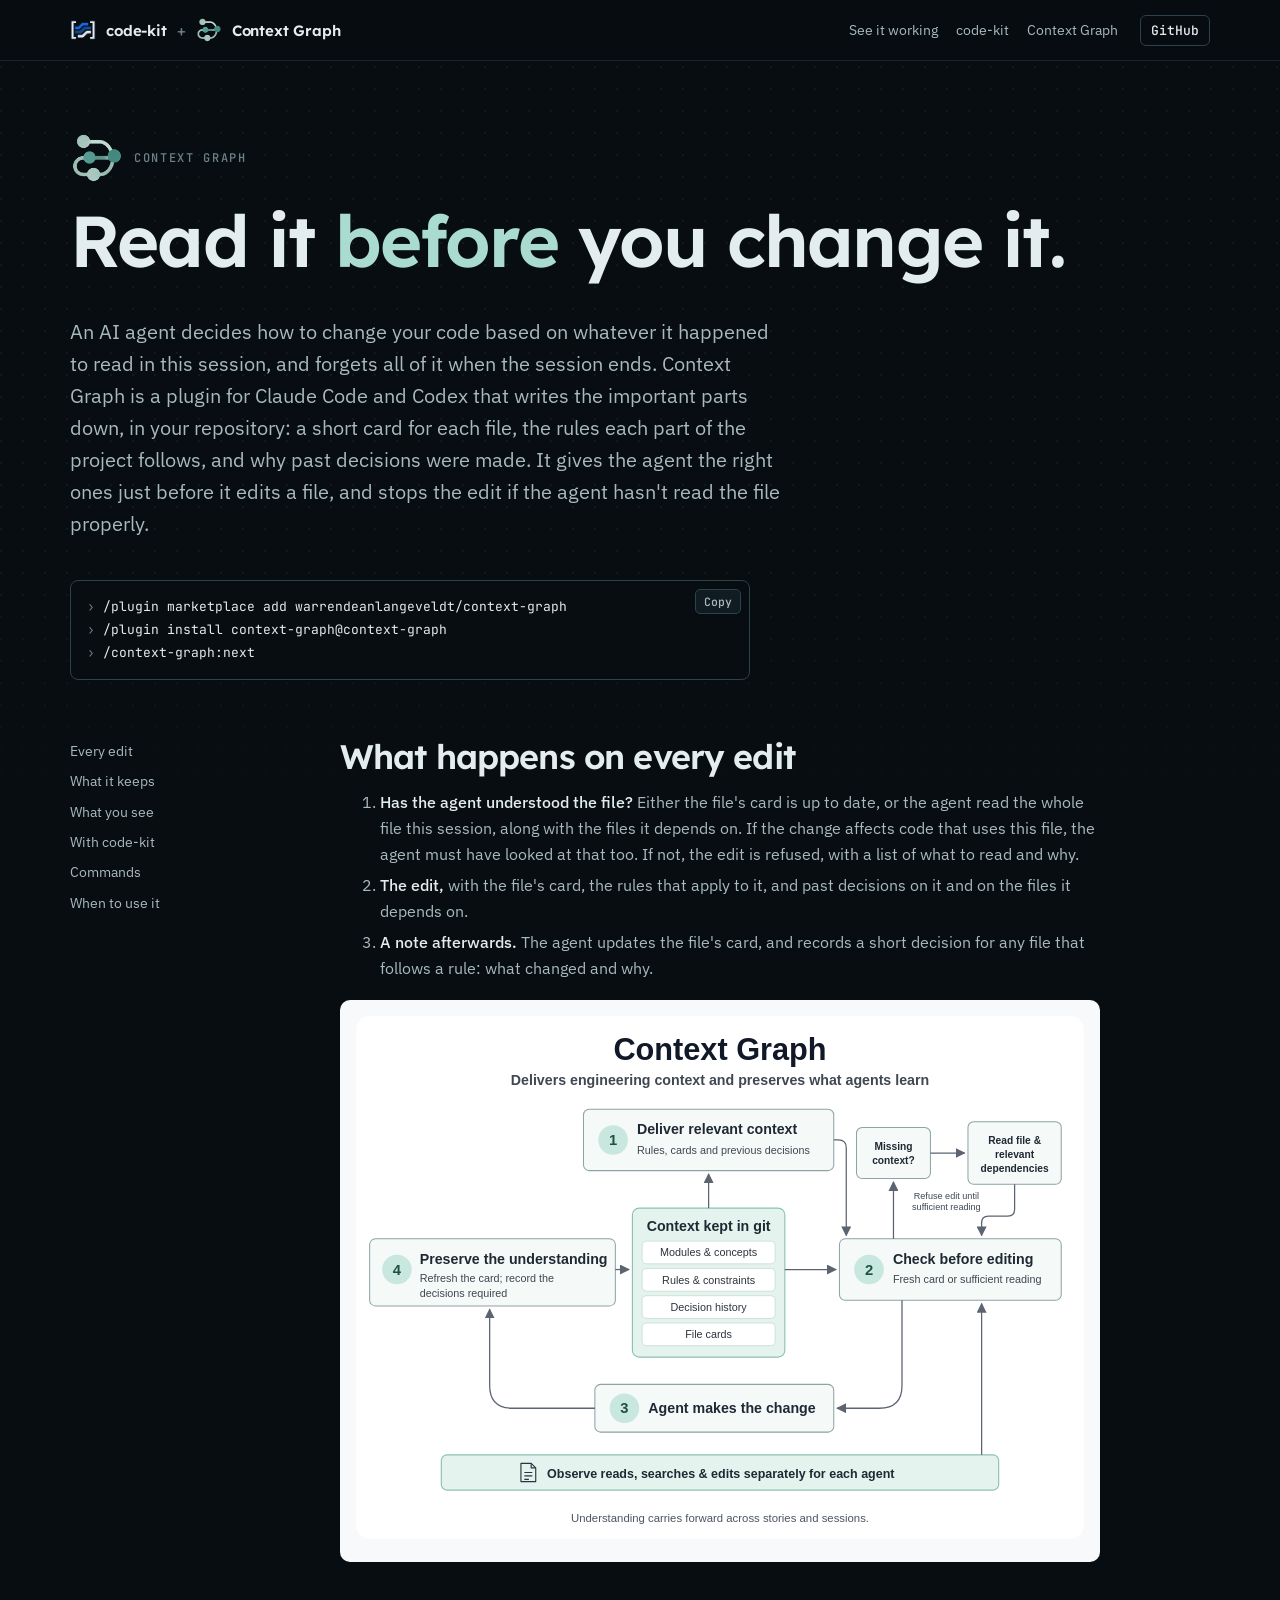
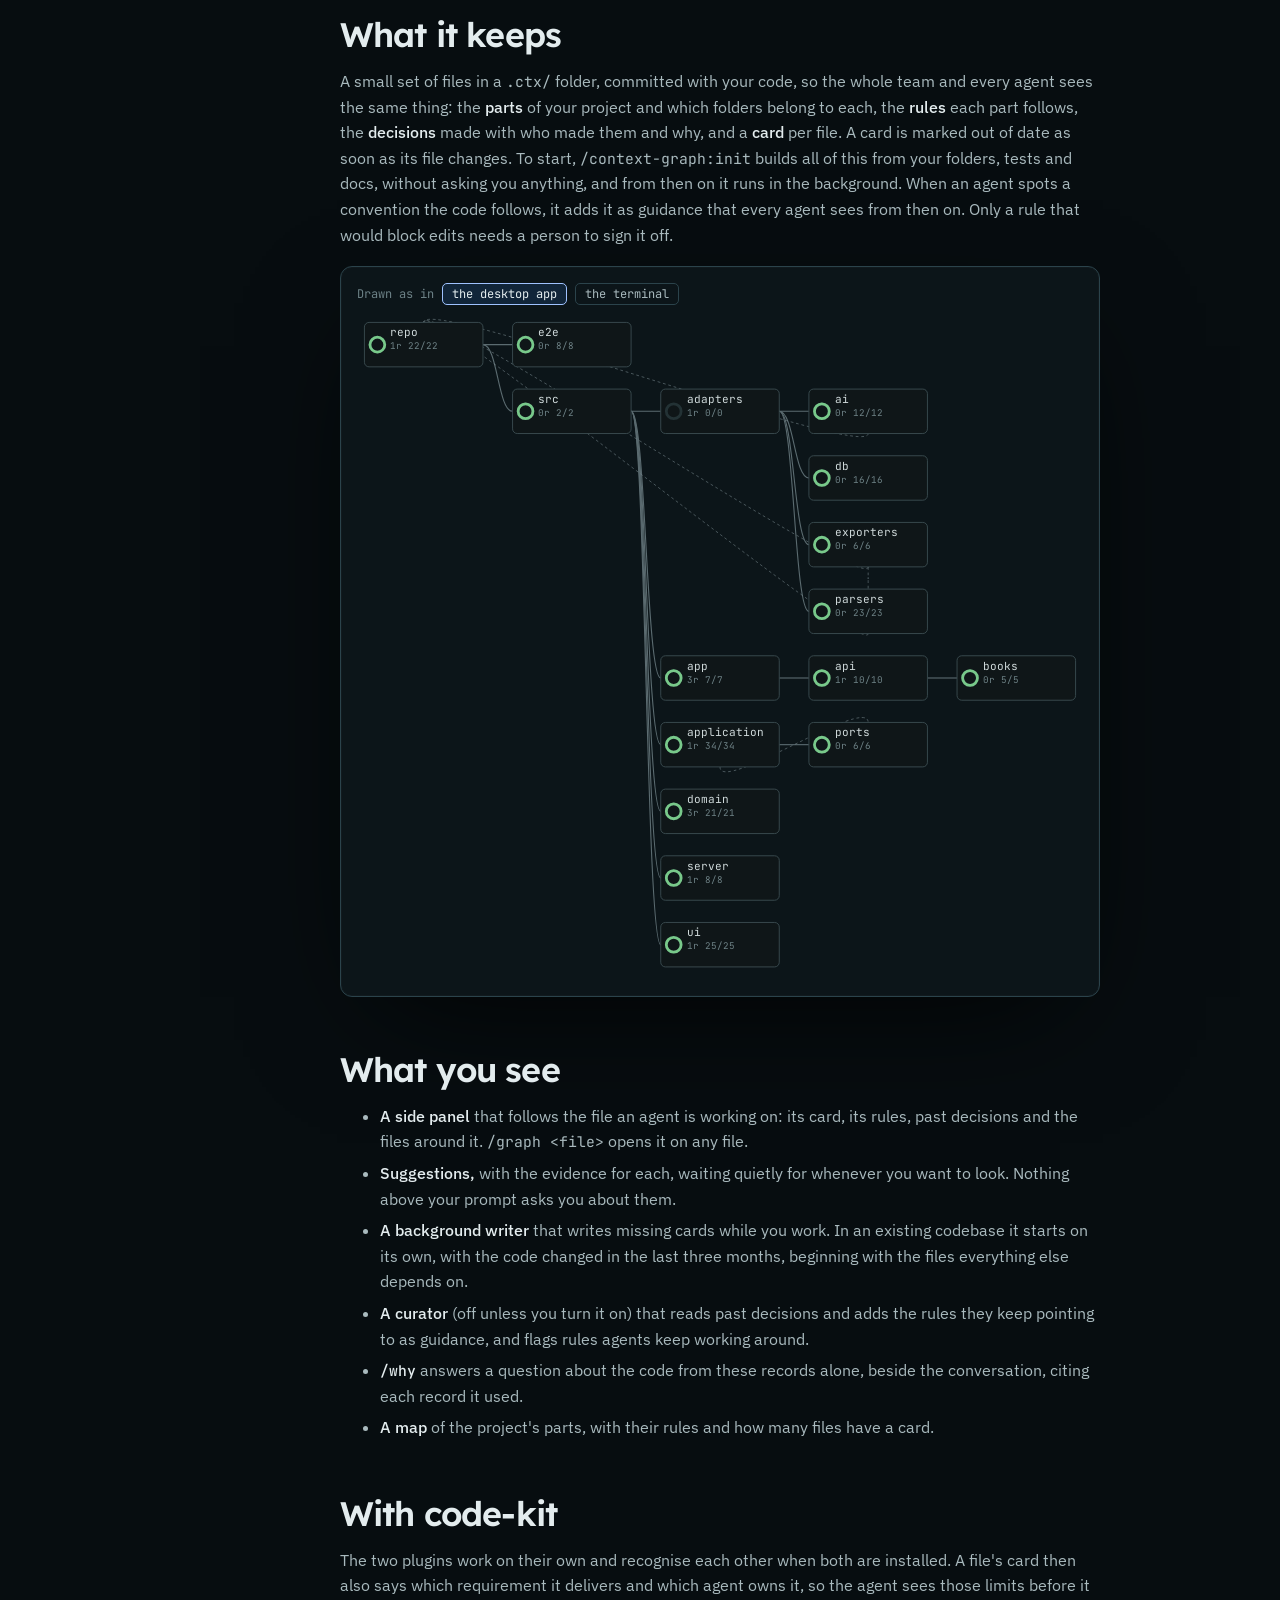
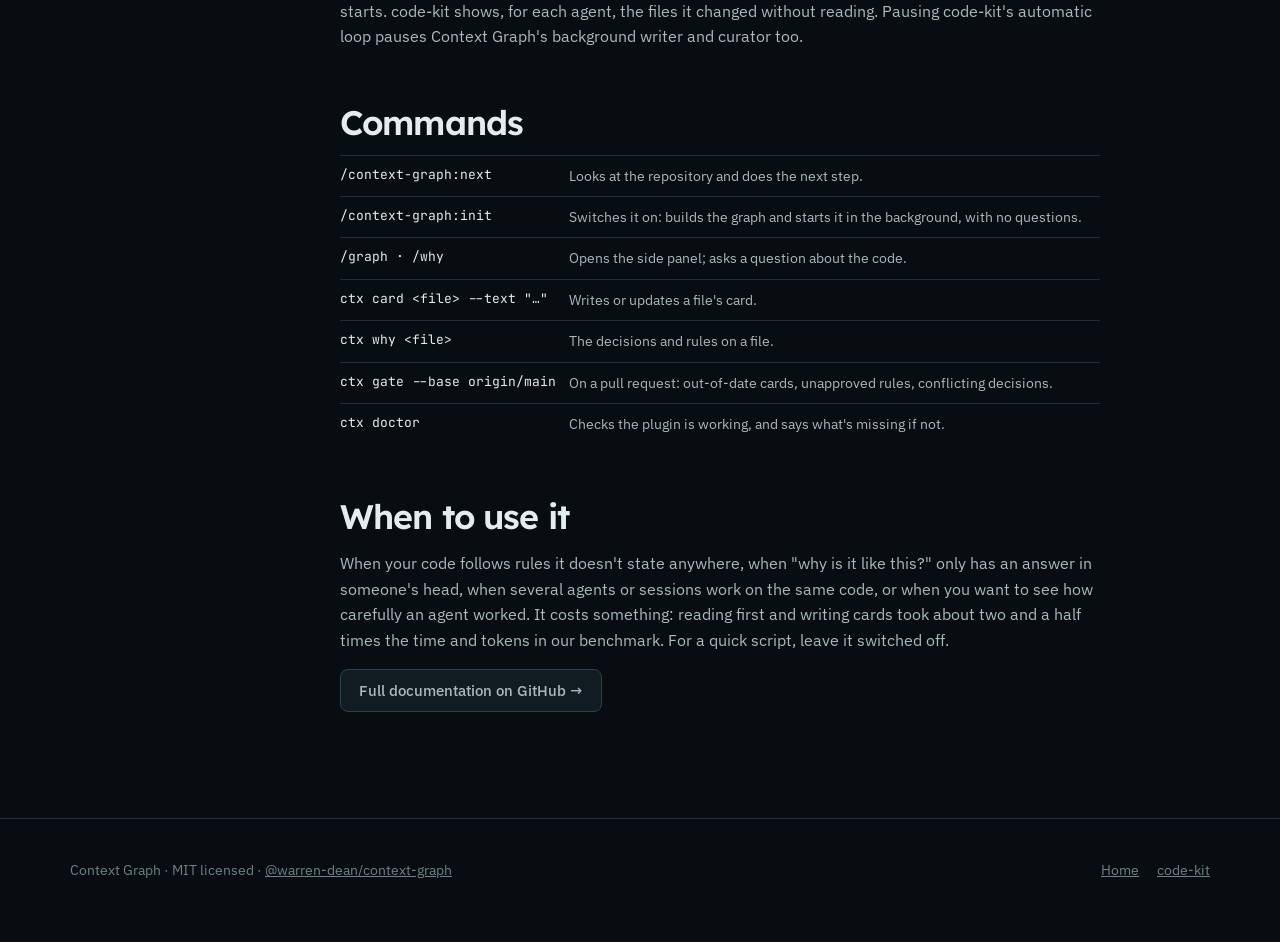
<file: context-graph/index.html>
<!doctype html>
<html lang="en">
<head>
<meta charset="utf-8">
<meta name="viewport" content="width=device-width, initial-scale=1, viewport-fit=cover">
<title>Context Graph</title>
<meta name="description" content="Context Graph gives AI coding agents the why behind a codebase: file cards, rules and decisions kept in git, delivered before each edit, with read-before-edit enforced. For Claude Code and Codex.">
<meta property="og:title" content="Context Graph">
<meta property="og:description" content="The why behind every file, kept in git and delivered before each edit. For Claude Code and Codex.">
<meta property="og:image" content="https://warrendeanlangeveldt.github.io/assets/og.png">
<meta name="theme-color" content="#070d10">
<link rel="icon" href="../assets/context-graph-icon.png">
<link rel="preconnect" href="https://fonts.googleapis.com">
<link rel="preconnect" href="https://fonts.gstatic.com" crossorigin>
<link rel="stylesheet" href="https://fonts.googleapis.com/css2?family=Lexend:wght@400;500;600;700&family=IBM+Plex+Sans:wght@400;500&family=JetBrains+Mono:wght@400;500;700&display=swap">
<link rel="stylesheet" href="../assets/site.css">
</head>
<body>
<header class="nav">
  <div class="wrap">
    <a class="brand" href="../"><img src="../assets/code-kit-icon.png" alt=""><span>code-kit</span><span class="plus">+</span><img src="../assets/context-graph-icon.png" alt=""><span>Context Graph</span></a>
    <nav aria-label="Pages"><a href="../#watch">See it working</a><a href="../code-kit/">code-kit</a><a href="./" aria-current="page">Context Graph</a></nav>
    <a class="gh" href="https://github.com/warrendeanlangeveldt/context-graph">GitHub</a>
  </div>
</header>

<main class="wrap">
  <div class="pagehero">
    <span class="marker"><img src="../assets/context-graph-icon.png" alt=""><span class="eyebrow">Context Graph</span></span>
    <h1 style="font-size:clamp(38px,6vw,72px)">Read it <span class="ctx">before</span> you change it.</h1>
    <p class="lede">An AI agent decides how to change your code based on whatever it happened to read in this session, and forgets all of it when the session ends. Context Graph is a plugin for Claude Code and Codex that writes the important parts down, in your repository: a short card for each file, the rules each part of the project follows, and why past decisions were made. It gives the agent the right ones just before it edits a file, and stops the edit if the agent hasn't read the file properly.</p>
    <div class="cmds" id="cmd" style="max-width:680px"><span class="p">› </span>/plugin marketplace add warrendeanlangeveldt/context-graph
<span class="p">› </span>/plugin install context-graph@context-graph
<span class="p">› </span>/context-graph:next<button class="copy" type="button" data-copy="#cmd">Copy</button></div>
  </div>

  <div class="doc">
    <aside aria-label="On this page">
      <a href="#loop">Every edit</a>
      <a href="#graph">What it keeps</a>
      <a href="#harness">What you see</a>
      <a href="#together">With code-kit</a>
      <a href="#cli">Commands</a>
      <a href="#when">When to use it</a>
    </aside>
    <article>
      <h2 id="loop">What happens on every edit</h2>
      <ol>
        <li><strong>Has the agent understood the file?</strong> Either the file's card is up to date, or the agent read the whole file this session, along with the files it depends on. If the change affects code that uses this file, the agent must have looked at that too. If not, the edit is refused, with a list of what to read and why.</li>
        <li><strong>The edit,</strong> with the file's card, the rules that apply to it, and past decisions on it and on the files it depends on.</li>
        <li><strong>A note afterwards.</strong> The agent updates the file's card, and records a short decision for any file that follows a rule: what changed and why.</li>
      </ol>
      <div class="diagram"><img src="../assets/context-graph-loop.svg" alt="How Context Graph works: the notes kept in git are given to the agent; before an edit the file must be understood; after the edit the card and a decision are written."></div>

      <h2 id="graph">What it keeps</h2>
      <p>A small set of files in a <code>.ctx/</code> folder, committed with your code, so the whole team and every agent sees the same thing: the <strong>parts</strong> of your project and which folders belong to each, the <strong>rules</strong> each part follows, the <strong>decisions</strong> made with who made them and why, and a <strong>card</strong> per file. A card is marked out of date as soon as its file changes. To start, <code>/context-graph:init</code> builds all of this from your folders, tests and docs, without asking you anything, and from then on it runs in the background. When an agent spots a convention the code follows, it adds it as guidance that every agent sees from then on. Only a rule that would block edits needs a person to sign it off.</p>
      <div class="term" style="padding:16px;margin-top:18px"><div data-graph></div></div>

      <h2 id="harness">What you see</h2>
      <ul>
        <li><strong>A side panel</strong> that follows the file an agent is working on: its card, its rules, past decisions and the files around it. <code>/graph &lt;file&gt;</code> opens it on any file.</li>
        <li><strong>Suggestions,</strong> with the evidence for each, waiting quietly for whenever you want to look. Nothing above your prompt asks you about them.</li>
        <li><strong>A background writer</strong> that writes missing cards while you work. In an existing codebase it starts on its own, with the code changed in the last three months, beginning with the files everything else depends on.</li>
        <li><strong>A curator</strong> (off unless you turn it on) that reads past decisions and adds the rules they keep pointing to as guidance, and flags rules agents keep working around.</li>
        <li><strong><code>/why</code></strong> answers a question about the code from these records alone, beside the conversation, citing each record it used.</li>
        <li><strong>A map</strong> of the project's parts, with their rules and how many files have a card.</li>
      </ul>

      <h2 id="together">With code-kit</h2>
      <p>The two plugins work on their own and recognise each other when both are installed. A file's card then also says which requirement it delivers and which agent owns it, so the agent sees those limits before it starts. code-kit shows, for each agent, the files it changed without reading. Pausing code-kit's automatic loop pauses Context Graph's background writer and curator too.</p>

      <h2 id="cli">Commands</h2>
      <div class="tablebox"><table class="cmdtable">
        <tr><td>/context-graph:next</td><td>Looks at the repository and does the next step.</td></tr>
        <tr><td>/context-graph:init</td><td>Switches it on: builds the graph and starts it in the background, with no questions.</td></tr>
        <tr><td>/graph · /why</td><td>Opens the side panel; asks a question about the code.</td></tr>
        <tr><td>ctx card &lt;file&gt; --text "…"</td><td>Writes or updates a file's card.</td></tr>
        <tr><td>ctx why &lt;file&gt;</td><td>The decisions and rules on a file.</td></tr>
        <tr><td>ctx gate --base origin/main</td><td>On a pull request: out-of-date cards, unapproved rules, conflicting decisions.</td></tr>
        <tr><td>ctx doctor</td><td>Checks the plugin is working, and says what's missing if not.</td></tr>
      </table></div>

      <h2 id="when">When to use it</h2>
      <p>When your code follows rules it doesn't state anywhere, when "why is it like this?" only has an answer in someone's head, when several agents or sessions work on the same code, or when you want to see how carefully an agent worked. It costs something: reading first and writing cards took about two and a half times the time and tokens in our benchmark. For a quick script, leave it switched off.</p>
      <p><a class="btn" href="https://github.com/warrendeanlangeveldt/context-graph#readme">Full documentation on GitHub →</a></p>
    </article>
  </div>
</main>
<footer><div class="wrap"><span>Context Graph · MIT licensed · <a href="https://www.npmjs.com/package/@warren-dean/context-graph">@warren-dean/context-graph</a></span><nav aria-label="Elsewhere"><a href="../">Home</a><a href="../code-kit/">code-kit</a></nav></div></footer>
<script type="module" src="../assets/harness.js"></script>
</body>
</html>
</file>
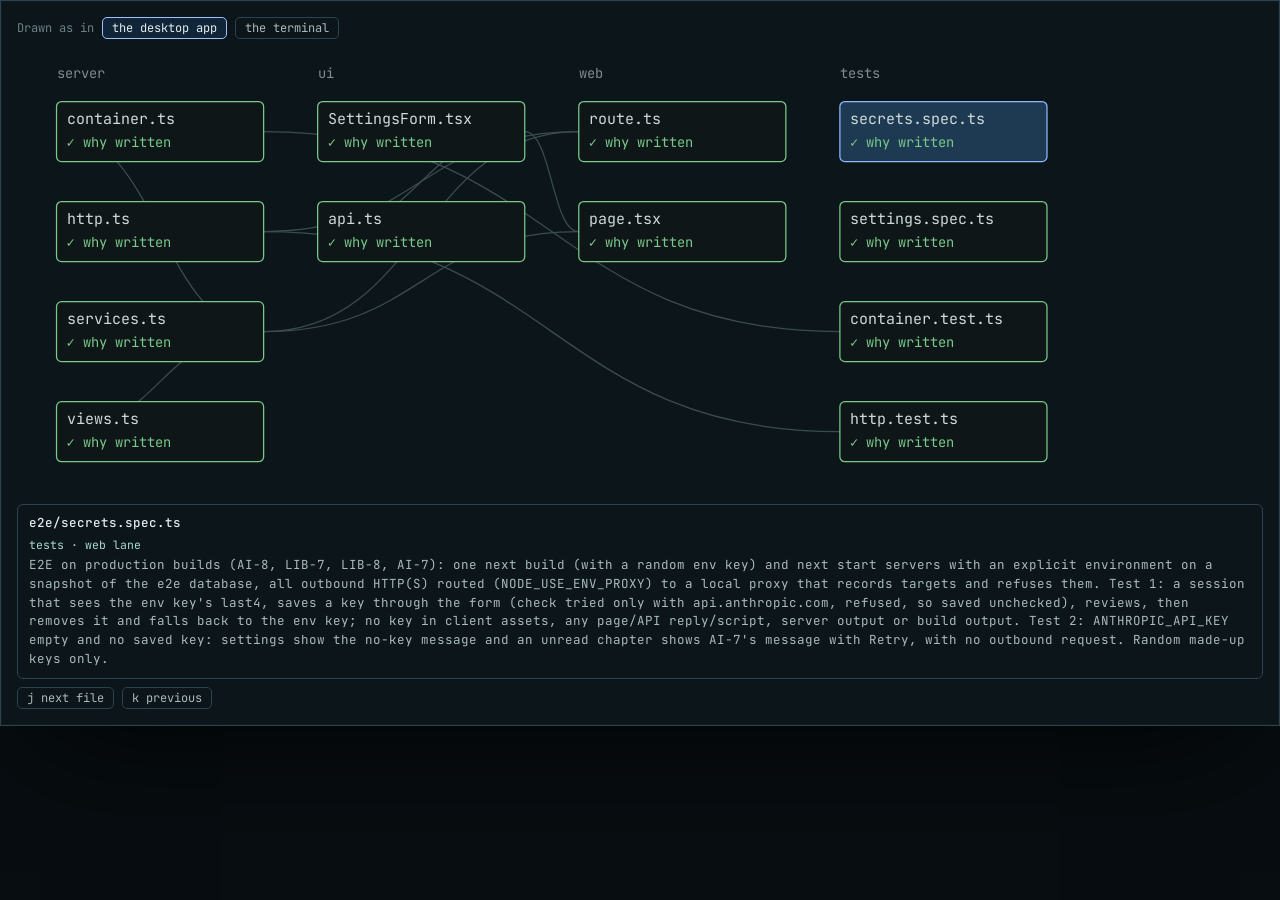
<file: _capture/codemap.html>
<!doctype html><html lang="en"><head><meta charset="utf-8"><meta name="robots" content="noindex"><title>capture</title>
<link rel="stylesheet" href="https://fonts.googleapis.com/css2?family=Lexend:wght@400;500;600;700&family=IBM+Plex+Sans:wght@400;500&family=JetBrains+Mono:wght@400;500;700&display=swap">
<link rel="stylesheet" href="../assets/site.css">
<style>body::before{display:none} body{margin:0}</style></head>
<body><div class="term" id="shot" style="padding:16px;border-radius:0"><div data-codemap></div></div><script type="module" src="../assets/harness.js"></script></body></html>
</file>
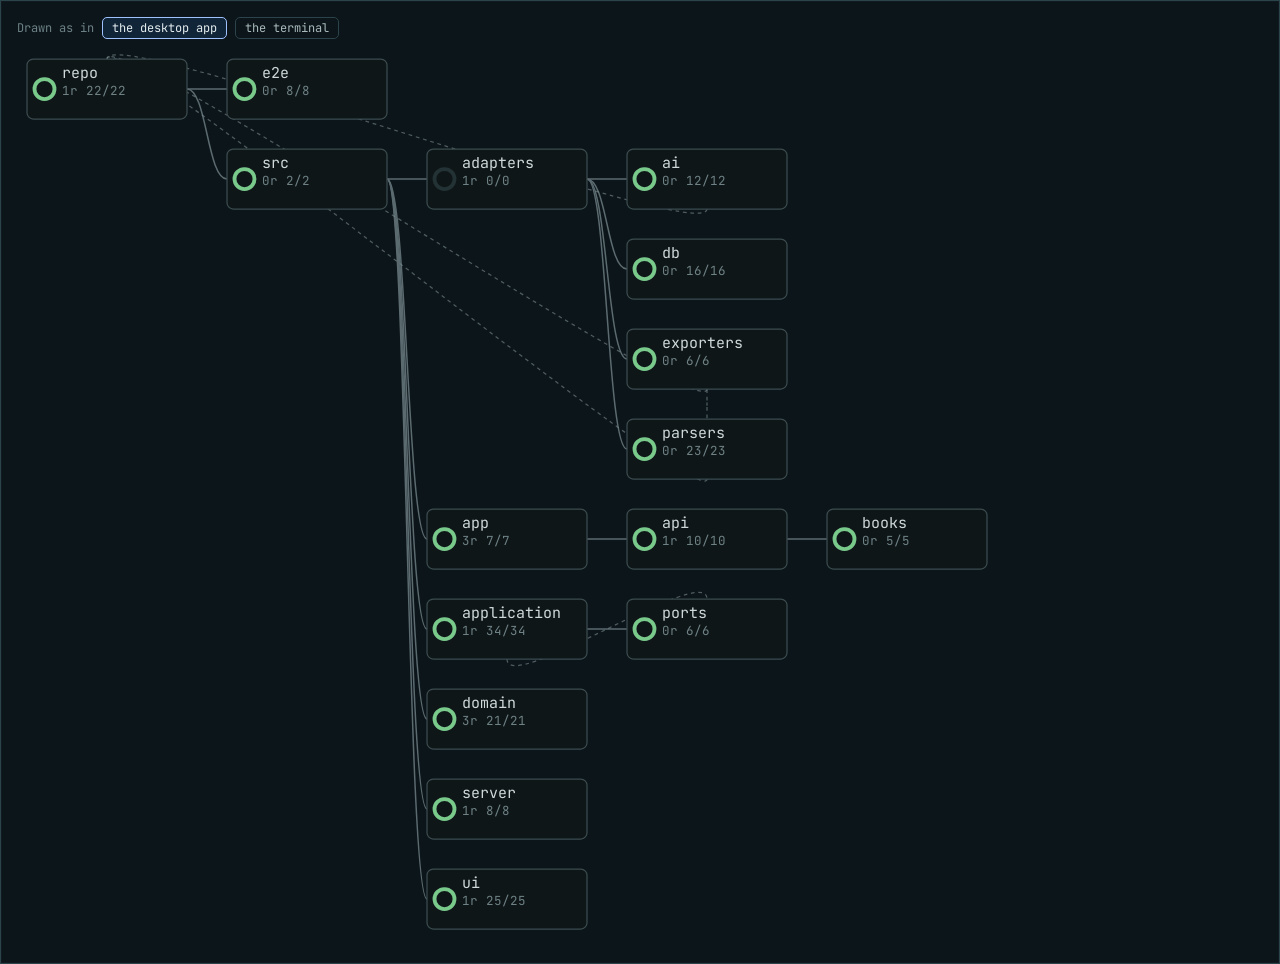
<file: _capture/graph.html>
<!doctype html><html lang="en"><head><meta charset="utf-8"><meta name="robots" content="noindex"><title>capture</title>
<link rel="stylesheet" href="https://fonts.googleapis.com/css2?family=Lexend:wght@400;500;600;700&family=IBM+Plex+Sans:wght@400;500&family=JetBrains+Mono:wght@400;500;700&display=swap">
<link rel="stylesheet" href="../assets/site.css">
<style>body::before{display:none} body{margin:0}</style></head>
<body><div class="term" id="shot" style="padding:16px;border-radius:0"><div data-graph></div></div><script type="module" src="../assets/harness.js"></script></body></html>
</file>
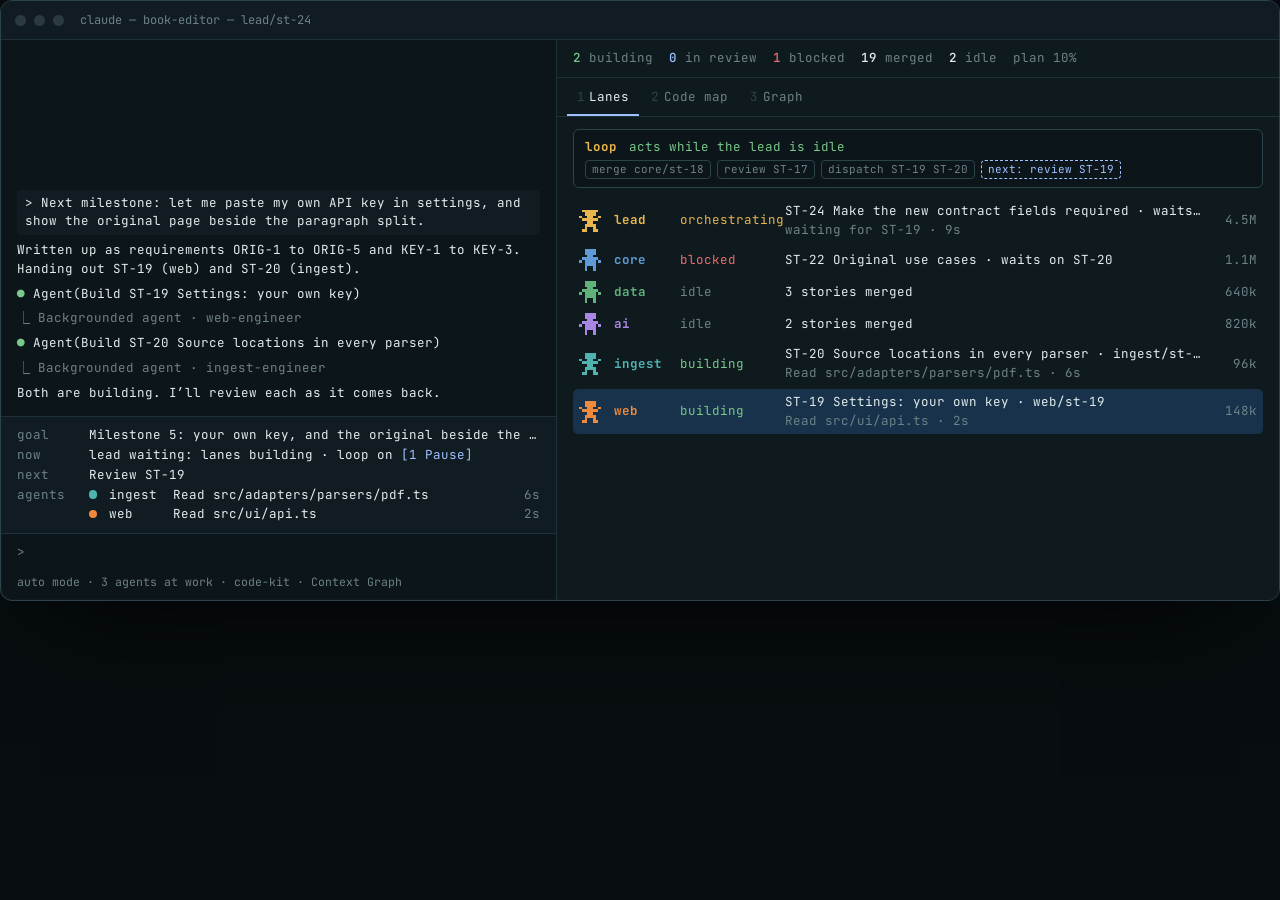
<file: _capture/harness.html>
<!doctype html><html lang="en"><head><meta charset="utf-8"><meta name="robots" content="noindex"><title>capture</title>
<link rel="stylesheet" href="https://fonts.googleapis.com/css2?family=Lexend:wght@400;500;600;700&family=IBM+Plex+Sans:wght@400;500&family=JetBrains+Mono:wght@400;500;700&display=swap">
<link rel="stylesheet" href="../assets/site.css">
<style>body::before{display:none} body{padding:0;margin:0} .term .cols{min-height:560px;grid-template-columns:minmax(0,1fr) minmax(0,1.3fr)!important} .term .left{border-right:1px solid var(--rule)!important;border-bottom:0!important} .term .transcript{max-height:none!important}</style></head>
<body><div data-harness></div><script type="module" src="../assets/harness.js"></script></body></html>
</file>
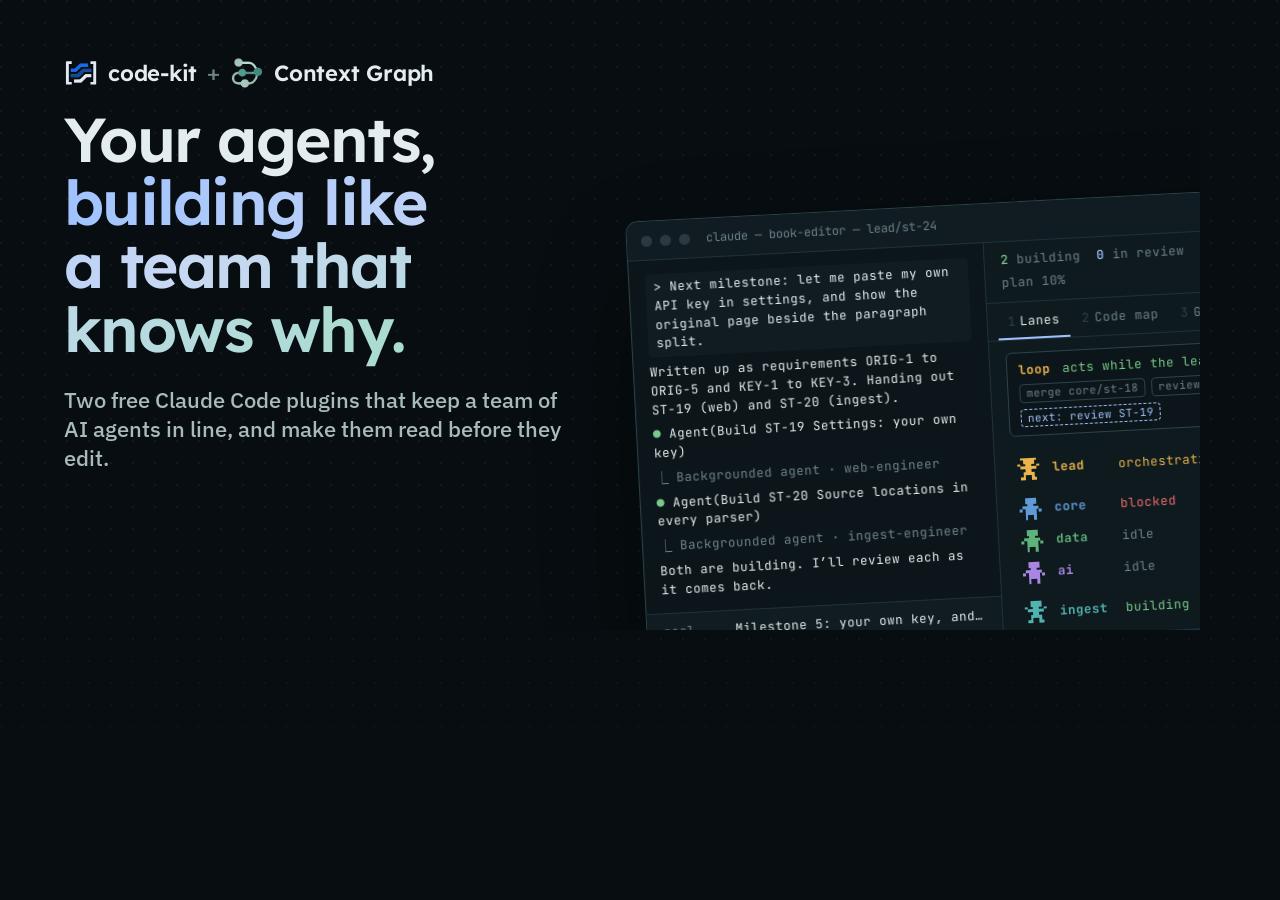
<file: _capture/og.html>
<!doctype html><html lang="en"><head><meta charset="utf-8"><meta name="robots" content="noindex"><title>og</title>
<link rel="stylesheet" href="https://fonts.googleapis.com/css2?family=Lexend:wght@400;500;600;700&family=IBM+Plex+Sans:wght@400;500&family=JetBrains+Mono:wght@400;500;700&display=swap">
<link rel="stylesheet" href="../assets/site.css">
<style>
body{margin:0;width:1200px;height:630px;overflow:hidden;position:relative}
.og{position:absolute;inset:0;padding:56px 64px;display:grid;grid-template-rows:auto auto 1fr;gap:18px}
.og .brand{font-size:22px}.og .brand img{width:34px;height:34px}
.og h1{font-size:62px;line-height:1.02;position:relative;z-index:2}
.og .sub{font:500 22px var(--body);color:var(--fg-2);max-width:520px;margin-top:6px;position:relative;z-index:2}
.og .shot{position:absolute;left:640px;top:200px;width:820px;transform:rotate(-3deg)}
.og .shot .term .cols{min-height:420px}
</style></head><body>
<div class="og">
<span class="brand"><img src="../assets/code-kit-icon.png" alt=""><span>code-kit</span><span class="plus">+</span><img src="../assets/context-graph-icon.png" alt=""><span>Context Graph</span></span>
<h1>Your agents,<br><span class="grad">building like<br>a team that<br>knows why.</span></h1><p class="sub">Two free Claude Code plugins that keep a team of AI agents in line, and make them read before they edit.</p>
</div>
<div class="og"><div class="shot"><div data-harness data-tab="map"></div></div></div>
<script type="module" src="../assets/harness.js"></script></body></html>
</file>
<file: assets/site.css>
/* code-kit & Context Graph. A control room at night: ink ground, the two plugins' own blues and teals,
   the lead's amber for the loop, and a terminal at the centre of every section. Dark by design. */
:root {
  color-scheme: dark;
  --ink: #070d10;
  --ink-2: #0c1519;
  --panel: #101c21;
  --panel-2: #14242a;
  --rule: #1f3138;
  --rule-2: #2b434b;
  --fg: #e3ecee;
  --fg-2: #a9babe;
  --dim: #6d8287;
  --kit: #2f7ff0;
  --kit-deep: #1450b4;
  --kit-soft: #9fc2ff;
  --ctx: #4fa898;
  --ctx-deep: #2f7d70;
  --ctx-soft: #a9dccf;
  --amber: #e9b44c;
  --ok: #78c98a;
  --warn: #e9b44c;
  --bad: #ec6d6d;
  --lead: #e9b44c; --core: #5f9bd6; --data: #5fb27a; --ai: #a986e3; --ingest: #4fb3b0; --web: #ef8a3d;
  --display: 'Lexend', 'Avenir Next', system-ui, sans-serif;
  --body: 'IBM Plex Sans', system-ui, sans-serif;
  --mono: 'JetBrains Mono', ui-monospace, 'SF Mono', Menlo, monospace;
  --wrap: 1180px;
}
* { box-sizing: border-box; }
html { scroll-behavior: smooth; overflow-x: clip; }
@media (prefers-reduced-motion: reduce) { html { scroll-behavior: auto; } }
body { margin: 0; background: var(--ink); color: var(--fg); font: 16px/1.6 var(--body); -webkit-font-smoothing: antialiased; overflow-x: clip; }
img { max-width: 100%; }
a { color: inherit; }
::selection { background: color-mix(in srgb, var(--kit) 45%, transparent); }
.wrap { max-width: var(--wrap); margin: 0 auto; padding-inline: 20px; }
:focus-visible { outline: 2px solid var(--kit-soft); outline-offset: 3px; border-radius: 4px; }

/* the night grid: terminal cells, faint, behind everything */
body::before { content: ''; position: fixed; inset: 0; z-index: -1; pointer-events: none;
  background-image: radial-gradient(circle at 1px 1px, rgba(159, 194, 255, .07) 1px, transparent 0);
  background-size: 22px 22px; mask-image: linear-gradient(to bottom, #000 0, #000 60%, transparent 100%); }

/* nav */
.nav { position: sticky; top: env(safe-area-inset-top, 0px); z-index: 20; backdrop-filter: blur(12px); background: color-mix(in srgb, var(--ink) 78%, transparent); border-bottom: 1px solid color-mix(in srgb, var(--rule) 70%, transparent); }
.nav .wrap { display: flex; align-items: center; gap: 22px; height: 60px; }
.brand { display: flex; align-items: center; gap: 10px; text-decoration: none; font: 600 15px/1 var(--display); letter-spacing: -.01em; }
.brand img { width: 26px; height: 26px; }
.brand .plus { color: var(--dim); font-weight: 400; }
.nav nav { display: flex; gap: 18px; margin-left: auto; font-size: 14px; color: var(--fg-2); }
.nav nav a { text-decoration: none; }
.nav nav a:hover { color: var(--fg); }
.nav .gh { font: 500 13px var(--mono); border: 1px solid var(--rule-2); padding: 6px 10px; border-radius: 6px; text-decoration: none; }
.nav .gh:hover { border-color: var(--fg-2); }
@media (max-width: 720px) { .nav nav { display: none; } .nav .gh { margin-left: auto; } }
@media (max-width: 520px) { .brand span:not(.plus) { display: none; } }

/* type */
.eyebrow { font: 500 12px/1 var(--mono); letter-spacing: .14em; text-transform: uppercase; color: var(--dim); }
h1, h2, h3 { font-family: var(--display); letter-spacing: -.025em; text-wrap: balance; margin: 0; }
h1 { font-size: clamp(42px, 7.4vw, 92px); line-height: .98; font-weight: 600; }
h2 { font-size: clamp(32px, 4.6vw, 56px); line-height: 1.02; font-weight: 600; }
h3 { font-size: 21px; line-height: 1.2; font-weight: 600; letter-spacing: -.01em; }
.lede { font-size: clamp(17px, 1.6vw, 20px); color: var(--fg-2); max-width: 60ch; }
.kit { color: var(--kit-soft); } .ctx { color: var(--ctx-soft); }
.grad { background: linear-gradient(100deg, var(--kit-soft) 0%, #c8d8f4 45%, var(--ctx-soft) 100%); -webkit-background-clip: text; background-clip: text; color: transparent; }
code, .mono { font-family: var(--mono); font-size: .92em; }

/* buttons */
.ctas { display: flex; flex-wrap: wrap; gap: 12px; }
.btn { display: inline-flex; align-items: center; gap: 10px; font: 500 15px/1 var(--body); padding: 13px 18px; border-radius: 8px; text-decoration: none; border: 1px solid var(--rule-2); background: var(--panel); transition: transform .15s ease, border-color .15s ease; }
.btn:hover { transform: translateY(-1px); border-color: var(--fg-2); }
.btn.primary { background: linear-gradient(180deg, var(--kit) 0%, var(--kit-deep) 100%); border-color: transparent; color: #fff; box-shadow: 0 8px 30px -10px color-mix(in srgb, var(--kit) 70%, transparent); }
.btn .k { font: 500 12px var(--mono); opacity: .7; }

/* hero */
.hero { padding-block: clamp(56px, 9vw, 110px) 30px; position: relative; }
.hero .wrap { display: grid; gap: 26px; }
.hero h1 .line2 { display: block; }
.stage { position: relative; margin-top: 34px; perspective: 1600px; }
.stage .tilt { transform: rotateX(14deg) scale(.96); transform-origin: 50% 0; transition: transform .9s cubic-bezier(.2, .7, .2, 1); }
.stage.flat .tilt { transform: none; }
@media (prefers-reduced-motion: reduce), (max-width: 700px) { .stage .tilt { transform: none; transition: none; } }
.stage .glow { position: absolute; inset: -60px -40px auto; height: 420px; z-index: -1; filter: blur(70px); opacity: .55;
  background: radial-gradient(40% 60% at 30% 40%, color-mix(in srgb, var(--kit) 50%, transparent), transparent), radial-gradient(40% 60% at 75% 50%, color-mix(in srgb, var(--ctx) 45%, transparent), transparent); }
.caption { display: flex; flex-wrap: wrap; align-items: center; gap: 8px 16px; margin-top: 14px; color: var(--dim); font: 13px/1.4 var(--mono); }
.caption .live { color: var(--ok); }
.caption .live::before { content: ''; display: inline-block; width: 7px; height: 7px; border-radius: 50%; background: var(--ok); margin-right: 7px; box-shadow: 0 0 0 0 var(--ok); animation: ping 1.8s infinite; vertical-align: 1px; }
@keyframes ping { 0% { box-shadow: 0 0 0 0 color-mix(in srgb, var(--ok) 60%, transparent); } 80%, 100% { box-shadow: 0 0 0 9px transparent; } }
.caption button { font: inherit; color: var(--fg-2); background: none; border: 1px solid var(--rule-2); border-radius: 5px; padding: 3px 9px; cursor: pointer; }
.caption .say { color: var(--fg); }

/* the emulated Claude Code window */
.term { font: 12.5px/1.5 var(--mono); background: var(--ink-2); border: 1px solid var(--rule-2); border-radius: 12px; overflow: hidden; box-shadow: 0 40px 120px -40px rgba(0, 0, 0, .9), 0 0 0 1px rgba(255, 255, 255, .02) inset; }
.term .bar { display: flex; align-items: center; gap: 8px; padding: 10px 14px; border-bottom: 1px solid var(--rule); background: var(--panel); color: var(--dim); font-size: 12px; }
.term .bar i { width: 11px; height: 11px; border-radius: 50%; background: #2a3a40; display: inline-block; }
.term .bar span { margin-left: 8px; }
.term .cols { display: grid; grid-template-columns: minmax(0, 1fr) minmax(0, 1.3fr); min-height: 560px; }
.term .left { display: grid; grid-template-rows: 1fr auto auto; border-right: 1px solid var(--rule); min-width: 0; }
.term .transcript { padding: 14px 16px; color: var(--dim); display: grid; align-content: end; gap: 6px; overflow: hidden; }
.term .transcript .t { color: var(--fg); }
.term .transcript .t b { color: var(--ok); font-weight: 500; }
.term .transcript .m { border-left: 2px solid var(--rule-2); padding-left: 9px; }
.term .transcript .no { color: var(--bad); }
.term .transcript .u { color: var(--fg); background: var(--panel); border-radius: 4px; padding: 4px 8px; }
.term .prompt { border-top: 1px solid var(--rule); padding: 9px 16px; color: var(--dim); }
.term .status { padding: 2px 16px 10px; color: var(--dim); font-size: 11.5px; }
.band { border-top: 1px solid var(--rule); background: var(--panel); padding: 9px 16px; display: grid; gap: 1px; }
.band .r { display: grid; grid-template-columns: 8ch minmax(0, 1fr); gap: 1ch; align-items: baseline; }
.band .k { color: var(--dim); }
.band .v { min-width: 0; overflow: hidden; text-overflow: ellipsis; white-space: nowrap; }
.band .you { color: var(--warn); }
.band .btnk { color: var(--kit-soft); }
.band .ag { display: grid; grid-template-columns: 1.5ch 7ch minmax(0, 1fr) 4ch; gap: 0 1ch; }
.band .ag .t { overflow: hidden; text-overflow: ellipsis; white-space: nowrap; }
.band .ag .a { color: var(--dim); text-align: right; font-variant-numeric: tabular-nums; }
.band .ctxl { color: var(--warn); }
.dot { display: inline-block; width: .66em; height: .66em; border-radius: 50%; background: currentColor; }
.pane { display: grid; grid-template-rows: auto auto 1fr; min-width: 0; background: color-mix(in srgb, var(--panel) 70%, var(--ink-2)); }
.pane .head { display: flex; flex-wrap: wrap; gap: 4px 16px; padding: 9px 16px; border-bottom: 1px solid var(--rule); }
.cnt { color: var(--dim); } .cnt b { color: var(--fg); font-weight: 500; }
.tabs { display: flex; gap: 2px; padding: 6px 10px 0; border-bottom: 1px solid var(--rule); overflow-x: auto; }
.tabs button { font: inherit; background: none; border: 0; color: var(--dim); padding: 4px 10px 7px; border-bottom: 2px solid transparent; cursor: pointer; white-space: nowrap; }
.tabs button .hk { color: var(--rule-2); margin-right: .6ch; }
.tabs button[aria-selected='true'] { color: var(--fg); border-color: var(--kit-soft); }
.pane .body { min-width: 0; overflow: auto; padding: 12px 16px 16px; }
.loopcard { border: 1px solid var(--rule-2); border-radius: 6px; padding: 8px 11px; display: grid; gap: 4px; margin-bottom: 10px; background: var(--ink-2); }
.loopcard .top { display: flex; gap: 1.6ch; flex-wrap: wrap; }
.loopcard .top b { color: var(--amber); }
.chips { display: flex; flex-wrap: wrap; gap: 6px; }
.chip { font-size: 11px; color: var(--dim); border: 1px solid var(--rule-2); border-radius: 4px; padding: 0 6px; white-space: nowrap; }
.chip.now { color: var(--amber); border-color: var(--amber); }
.chip.next { color: var(--kit-soft); border: 1px dashed var(--kit-soft); }
.chip.warn { color: var(--warn); border: 1px dashed var(--warn); }
.lanes { display: grid; gap: 2px; min-width: 520px; }
.lane { display: grid; grid-template-columns: 26px 7ch 12ch minmax(0, 1fr) 5ch; gap: 0 1.2ch; align-items: center; padding: 4px 6px; border-radius: 5px; cursor: pointer; }
.lane:hover { background: #142429; }
.lane.sel { background: #17324a; }
.lane .n { font-weight: 700; }
.lane .w { min-width: 0; display: grid; }
.lane .w .s, .lane .w .tl { overflow: hidden; text-overflow: ellipsis; white-space: nowrap; }
.lane .w .tl { color: var(--dim); }
.lane .tok { text-align: right; color: var(--dim); font-variant-numeric: tabular-nums; }
.pill { font-size: 11px; padding: 0 6px; border-radius: 9px; border: 1px solid currentColor; justify-self: start; white-space: nowrap; }
.s-working { color: var(--ok); } .s-review { color: var(--kit-soft); } .s-blocked { color: var(--bad); } .s-idle { color: var(--dim); } .s-orch { color: var(--amber); }
.cards { display: grid; grid-template-columns: repeat(auto-fill, minmax(176px, 1fr)); gap: 8px; margin: 6px 0 10px 34px; }
.scard { display: grid; gap: 2px; border: 1px solid var(--rule-2); border-radius: 6px; padding: 7px 9px; background: var(--ink-2); }
.scard .h { display: flex; justify-content: space-between; gap: 1ch; }
.scard .h b { font-weight: 700; }
.scard .m { color: var(--dim); font-size: 11px; }
.scard.done { opacity: .55; }
.scard.working { border-color: color-mix(in srgb, var(--ok) 55%, var(--rule)); }
.scard.review { border-color: color-mix(in srgb, var(--kit-soft) 55%, var(--rule)); }
.scard.blocked { border-color: color-mix(in srgb, var(--bad) 45%, var(--rule)); }
.scard .bar2 { height: 3px; border-radius: 2px; background: var(--rule); overflow: hidden; margin-top: 3px; }
.scard .bar2 span { display: block; height: 100%; transition: width .6s ease; }
.svgbox { overflow-x: auto; }
.svgbox svg { display: block; height: auto; }
svg text { font-family: var(--mono); }
.why { margin-top: 10px; border: 1px solid var(--rule-2); border-radius: 6px; padding: 9px 11px; display: grid; gap: 3px; background: var(--ink-2); min-height: 5.2em; }
.why .p { font-weight: 500; } .why .c { color: var(--fg-2); } .why .r { color: var(--ctx-soft); font-size: 11.5px; }
@keyframes pulse { 0%, 100% { opacity: .3; } 50% { opacity: .95; } }
.pulse { animation: pulse 1.15s ease-in-out infinite; }
@media (prefers-reduced-motion: reduce) { .pulse { animation: none; opacity: .7; } }
@media (max-width: 900px) {
  .term .cols { grid-template-columns: minmax(0, 1fr); }
  .term .left { border-right: 0; border-bottom: 1px solid var(--rule); }
  .term .transcript { max-height: 170px; }
}

/* sections */
section { padding-block: clamp(48px, 7vw, 92px); position: relative; }
.sec-head { display: grid; gap: 16px; max-width: 760px; margin-bottom: 44px; }
.split { display: grid; grid-template-columns: minmax(0, .9fr) minmax(0, 1.1fr); gap: clamp(28px, 5vw, 64px); align-items: center; }
@media (max-width: 900px) { .split { grid-template-columns: minmax(0, 1fr); } }
.marker { display: inline-flex; align-items: center; gap: 10px; }
.marker img { width: 30px; height: 30px; }

/* refusals */
.refusals { display: grid; grid-template-columns: repeat(auto-fit, minmax(330px, 1fr)); gap: 16px; }
.ref { border: 1px solid var(--rule); border-radius: 10px; background: linear-gradient(180deg, var(--panel) 0%, var(--ink-2) 100%); overflow: hidden; display: grid; grid-template-rows: auto 1fr; transition: border-color .2s ease, transform .2s ease; }
.ref:hover { border-color: var(--rule-2); transform: translateY(-2px); }
.ref .tried { padding: 14px 16px 12px; display: grid; gap: 6px; }
.ref .tried .who { font: 500 12px var(--mono); color: var(--dim); }
.ref .tried .who b { font-weight: 500; }
.ref .tried .cmd { font: 13px/1.45 var(--mono); color: var(--fg); }
.ref .said { font: 12.5px/1.55 var(--mono); padding: 12px 16px 16px; border-top: 1px dashed var(--rule-2); color: var(--fg-2); background: color-mix(in srgb, var(--bad) 5%, transparent); }
.ref .said .x { color: var(--bad); font-weight: 700; }
.ref .said .plugin { color: var(--dim); }
.ref.ctxref .said { background: color-mix(in srgb, var(--ctx) 7%, transparent); }
.ref.ctxref .said .x { color: var(--ctx-soft); }

/* card example */
.cardx { border: 1px solid color-mix(in srgb, var(--ctx) 45%, var(--rule)); border-radius: 12px; background: var(--ink-2); padding: 18px 20px; font: 13px/1.6 var(--mono); display: grid; gap: 10px; box-shadow: 0 30px 80px -40px color-mix(in srgb, var(--ctx) 60%, transparent); }
.cardx .path { color: var(--fg); font-weight: 500; }
.cardx .lbl { color: var(--ctx-soft); }
.cardx .txt { color: var(--fg-2); font-family: var(--body); font-size: 15px; line-height: 1.55; }
.cardx .rule { display: inline-block; border: 1px solid var(--rule-2); border-radius: 4px; padding: 0 6px; margin: 2px 6px 2px 0; font-size: 11.5px; }
.cardx .rule.e { border-color: var(--ctx); color: var(--ctx-soft); }
.cardx .dec { color: var(--dim); }
.cardx .dec b { color: var(--fg-2); font-weight: 500; }

/* feature list */
.feats { display: grid; grid-template-columns: repeat(auto-fit, minmax(230px, 1fr)); gap: 26px 30px; margin-top: 48px; }
.feat { display: grid; gap: 8px; align-content: start; }
.feat p { margin: 0; color: var(--fg-2); font-size: 15px; }
.feat .ic { width: 34px; height: 34px; border-radius: 8px; display: grid; place-items: center; border: 1px solid var(--rule-2); background: var(--panel); font: 600 15px var(--mono); }

/* case study */
.stats { display: grid; grid-template-columns: repeat(auto-fit, minmax(150px, 1fr)); gap: 1px; background: var(--rule); border: 1px solid var(--rule); border-radius: 12px; overflow: hidden; margin-top: 10px; }
.stat { background: var(--ink-2); padding: 22px 20px; display: grid; gap: 4px; }
.stat b { font: 600 clamp(30px, 3.6vw, 44px)/1 var(--display); letter-spacing: -.03em; font-variant-numeric: tabular-nums; }
.stat span { color: var(--dim); font-size: 13.5px; }
.milestones { display: grid; gap: 0; margin-top: 46px; border-left: 1px solid var(--rule-2); }
.ms { display: grid; grid-template-columns: 150px minmax(0, 1fr); gap: 6px 24px; padding: 0 0 26px 24px; position: relative; }
.ms::before { content: ''; position: absolute; left: -6px; top: 6px; width: 11px; height: 11px; border-radius: 50%; background: var(--ink); border: 2px solid var(--kit-soft); }
.ms .when { font: 500 13px var(--mono); color: var(--dim); }
.ms h3 { font-size: 18px; }
.ms p { margin: 4px 0 0; color: var(--fg-2); font-size: 15px; max-width: 64ch; }
.ms .storyrow { display: flex; flex-wrap: wrap; gap: 5px; margin-top: 8px; }
.ms .storyrow span { font: 11px var(--mono); border: 1px solid var(--rule-2); padding: 1px 6px; border-radius: 4px; color: var(--fg-2); }
@media (max-width: 640px) { .ms { grid-template-columns: minmax(0, 1fr); } }
.caught { display: grid; gap: 10px; margin-top: 20px; }
.caught li { color: var(--fg-2); }
.caught li b { color: var(--fg); font-weight: 500; }

/* install */
.install { display: grid; grid-template-columns: repeat(auto-fit, minmax(300px, 1fr)); gap: 18px; }
.inst { border: 1px solid var(--rule); border-radius: 12px; padding: 22px; background: var(--panel); display: grid; gap: 14px; align-content: start; }
.inst .hd { display: flex; align-items: center; gap: 12px; }
.inst .hd img { width: 34px; height: 34px; }
.inst p { margin: 0; color: var(--fg-2); font-size: 15px; }
.cmds { position: relative; background: var(--ink); border: 1px solid var(--rule-2); border-radius: 8px; padding: 14px 74px 14px 16px; font: 13px/1.8 var(--mono); overflow-x: auto; white-space: pre; }
.cmds .p { color: var(--dim); user-select: none; }
.copy { position: absolute; top: 8px; right: 8px; font: 500 11.5px var(--mono); color: var(--fg-2); background: var(--panel); border: 1px solid var(--rule-2); border-radius: 5px; padding: 4px 8px; cursor: pointer; }
.copy:hover { color: var(--fg); }
.inst .links { display: flex; gap: 16px; flex-wrap: wrap; font-size: 14px; color: var(--fg-2); }

/* footer */
footer { border-top: 1px solid var(--rule); padding-block: 40px 60px; color: var(--dim); font-size: 14px; }
footer .wrap { display: flex; flex-wrap: wrap; gap: 14px 28px; align-items: center; justify-content: space-between; }
footer nav { display: flex; gap: 18px; flex-wrap: wrap; }

/* plugin pages */
.doc { display: grid; grid-template-columns: 220px minmax(0, 1fr); gap: 50px; padding-block: 50px 90px; }
.doc aside { position: sticky; top: 84px; align-self: start; display: grid; gap: 8px; font-size: 14px; }
.doc aside a { color: var(--fg-2); text-decoration: none; }
.doc aside a:hover { color: var(--fg); }
.doc article { min-width: 0; max-width: 760px; }
.doc article h2 { font-size: clamp(26px, 3vw, 34px); margin: 56px 0 14px; }
.doc article h2:first-child { margin-top: 0; }
.doc article p, .doc article li { color: var(--fg-2); }
.doc article li { margin-block: 6px; }
.doc article strong { color: var(--fg); font-weight: 500; }
.doc .diagram { background: #f7f9fb; border-radius: 10px; padding: 16px; margin: 18px 0; }
@media (max-width: 860px) { .doc { grid-template-columns: minmax(0, 1fr); } .doc aside { position: static; grid-auto-flow: column; overflow-x: auto; } }
.cmdtable { width: 100%; border-collapse: collapse; font-size: 14px; }
.cmdtable td { border-top: 1px solid var(--rule); padding: 9px 10px 9px 0; vertical-align: top; color: var(--fg-2); }
.cmdtable td:first-child { font-family: var(--mono); font-size: 13px; color: var(--fg); white-space: nowrap; }
.tablebox { overflow-x: auto; }
.pagehero { padding-block: 70px 10px; display: grid; gap: 20px; }
.pagehero .marker img { width: 54px; height: 54px; }

/* the maps, drawn by the plugins' own code: a switch between the desktop app's SVG and the terminal's text */
.surface { display: flex; flex-wrap: wrap; align-items: center; gap: 6px 8px; margin-bottom: 10px; font: 12px var(--mono); color: var(--dim); }
.surface button { font: inherit; color: var(--fg-2); background: none; border: 1px solid var(--rule-2); border-radius: 5px; padding: 2px 9px; cursor: pointer; }
.surface button[aria-pressed='true'] { color: var(--fg); border-color: var(--kit-soft); background: color-mix(in srgb, var(--kit) 15%, transparent); }
.tdraw { margin: 0; font: 11.5px/1.2 var(--mono); color: var(--fg); overflow-x: auto; white-space: pre; background: #0b0f10; border: 1px solid var(--rule); border-radius: 6px; padding: 12px; }
.mapkeys { display: flex; gap: 8px; margin-top: 8px; }
.mapkeys button { font: 12px var(--mono); color: var(--fg-2); background: none; border: 1px solid var(--rule-2); border-radius: 5px; padding: 2px 9px; cursor: pointer; }
.lane .st { white-space: nowrap; }
.drawnby { font: 12px var(--mono); color: var(--dim); margin-top: 10px; }
</file>
